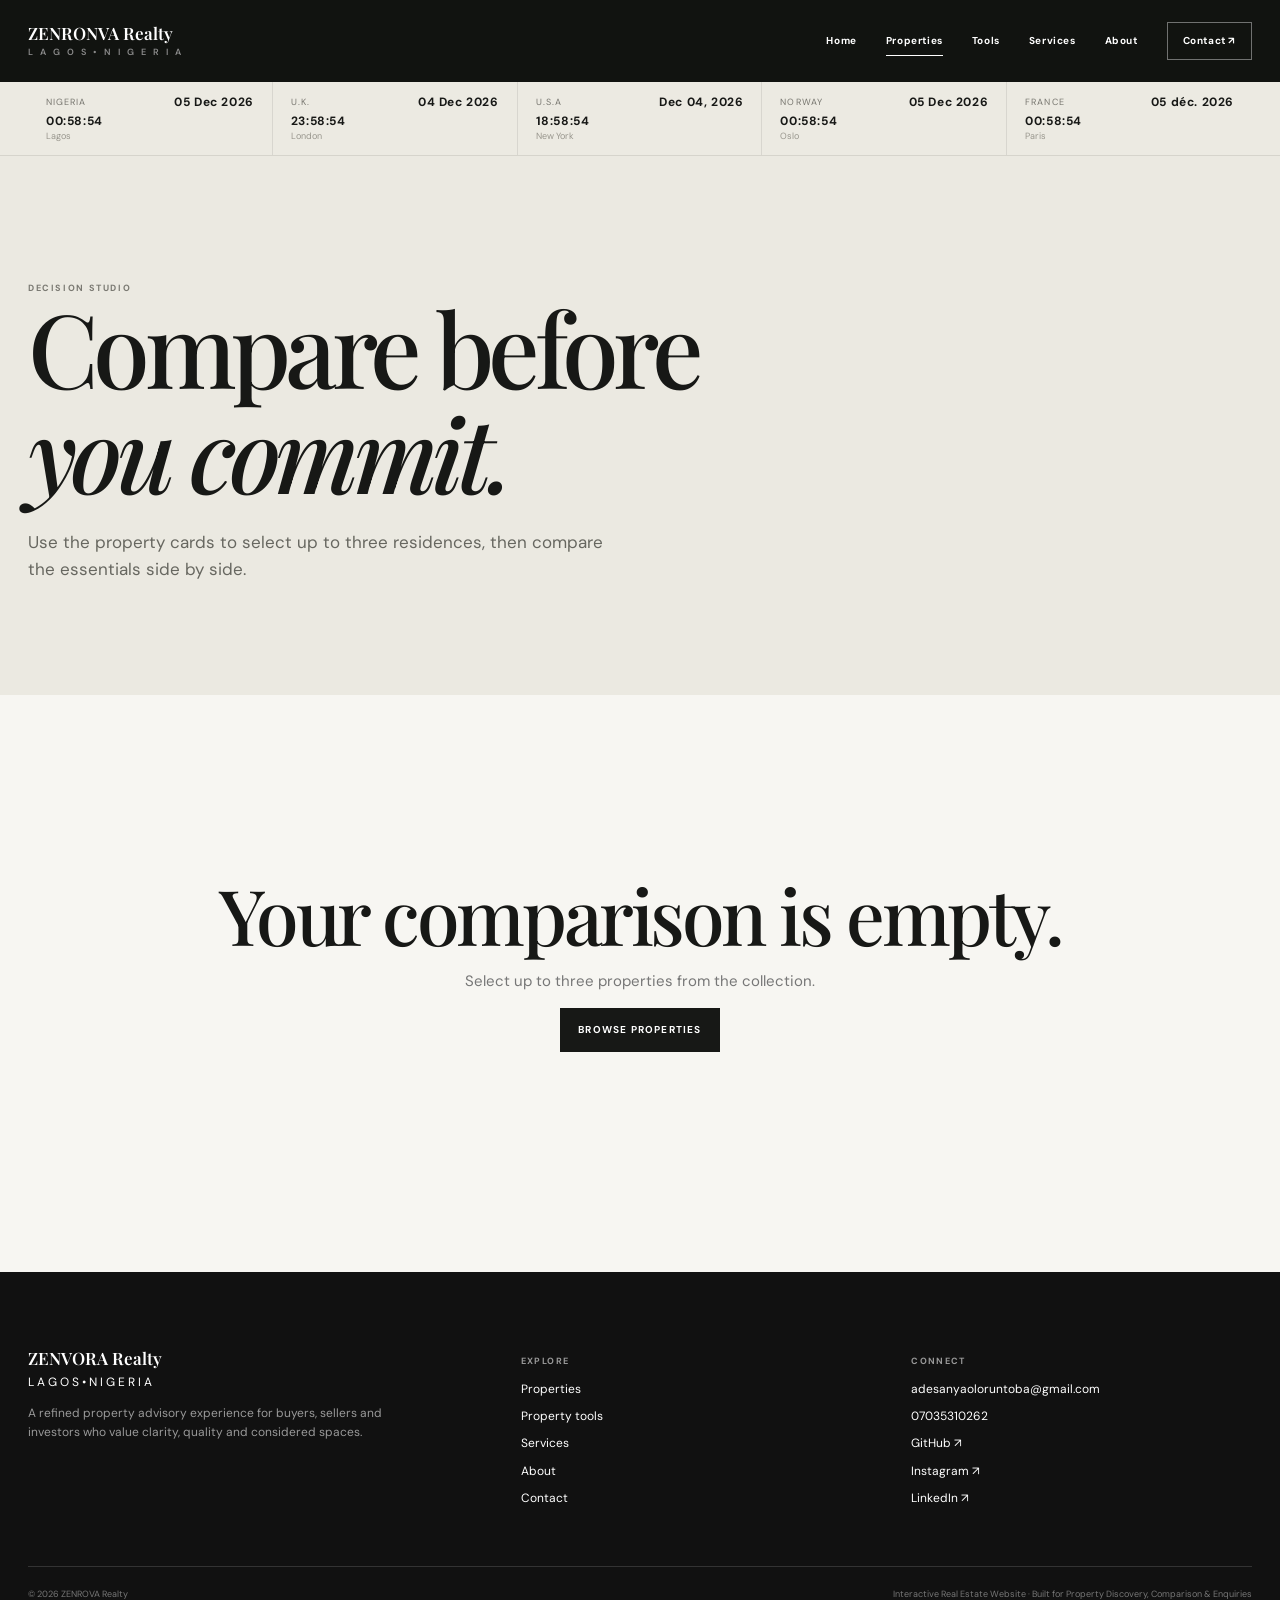
<file: compare.html>
<!doctype html>
<html lang="en">

<head>
    <meta charset="utf-8">
    <meta name="viewport" content="width=device-width,initial-scale=1">
    <meta name="description" content="Compare shortlisted ZENROVA Realty properties.">
    <title>Compare Properties — ZENROVA Realty</title>
    <link rel="stylesheet" href="styles.css">
        <link rel="icon"  href="Assets/d3aab230-2fa8-4fbe-bbcf-b0b6bb29197e.png">
</head>

<body data-page="favourites">
    <div id="site-header"></div>
    <main>
        <section class="page-hero">
            <div class="container"><span class="eyebrow">Decision studio</span>
                <h1>Compare before<br><em>you commit.</em></h1>
                <p>Use the property cards to select up to three residences, then compare the essentials side by side.
                </p>
            </div>
        </section>
        <section class="compare-section container" id="compare-root"></section>
    </main>
    <div id="site-footer"></div>
    <script src="Assets/data.js"></script>
    <script src="app.js"></script>
</body>

</html>
</file>
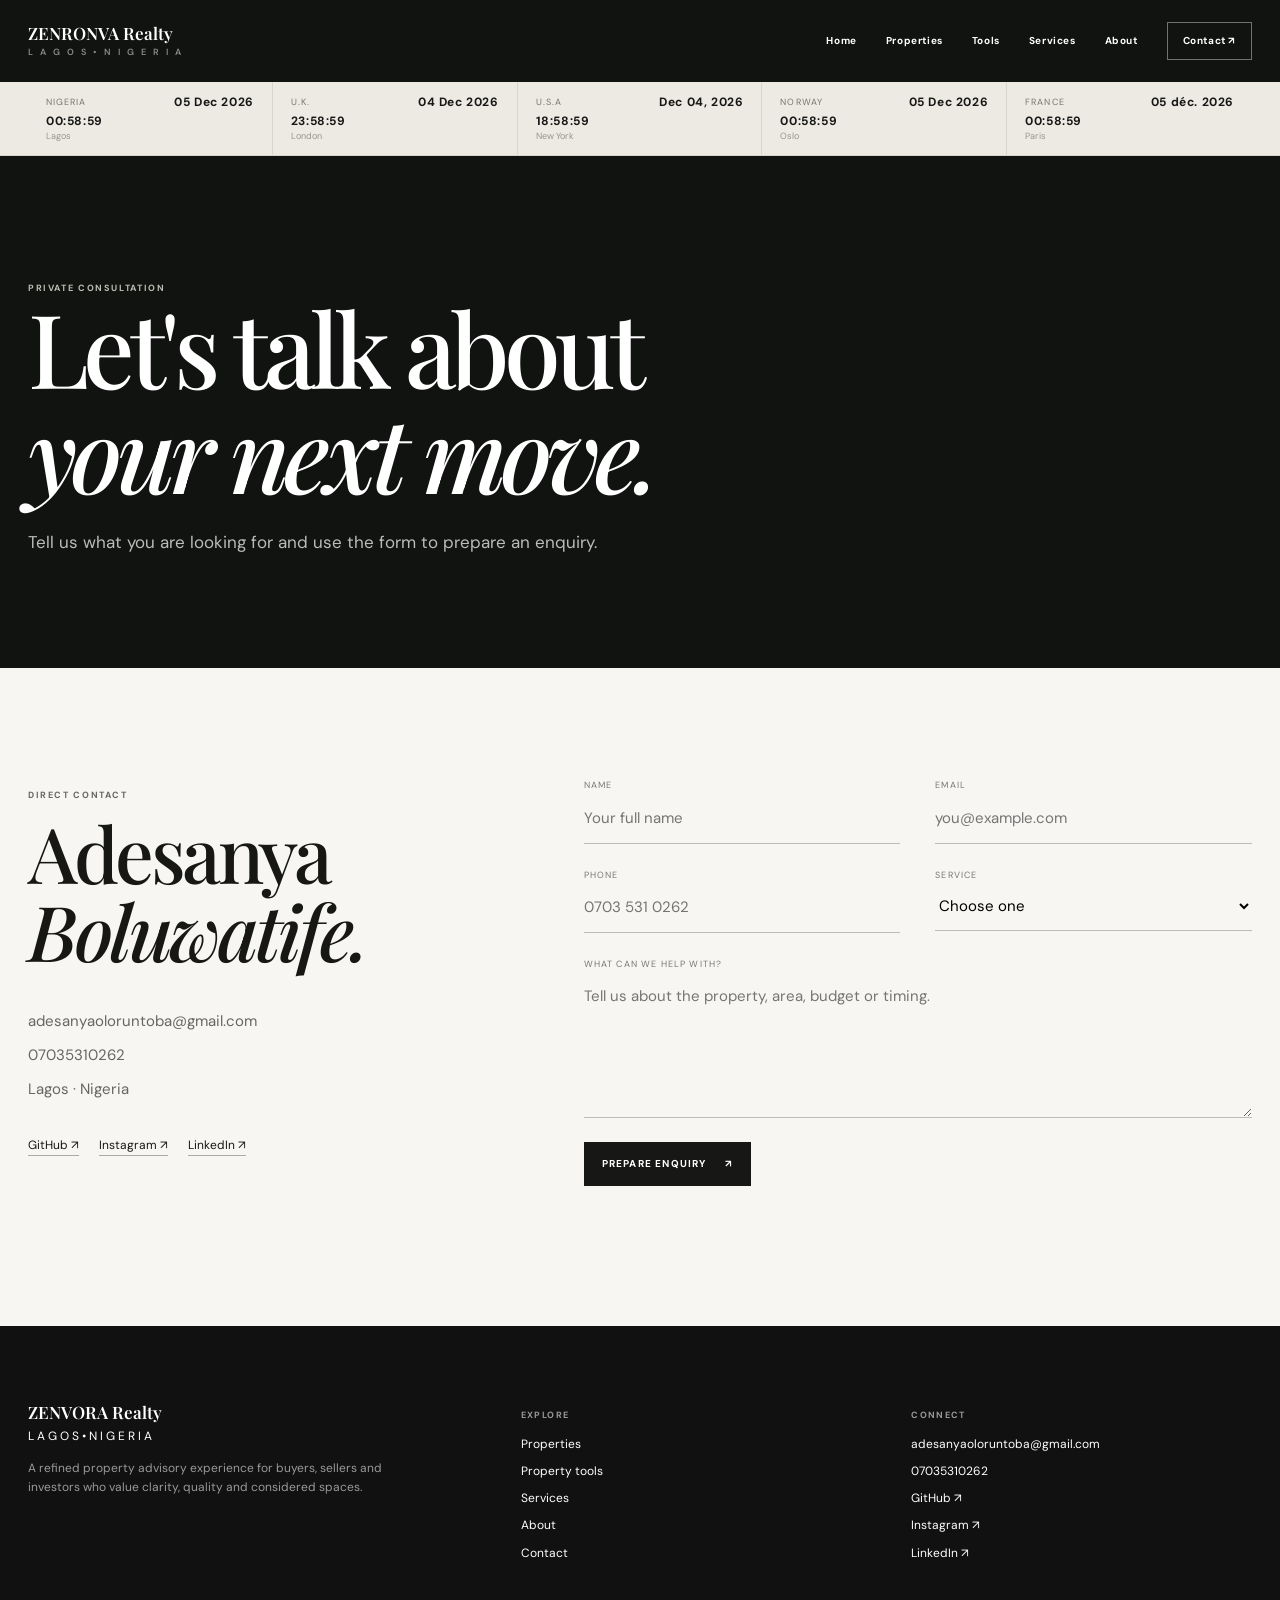
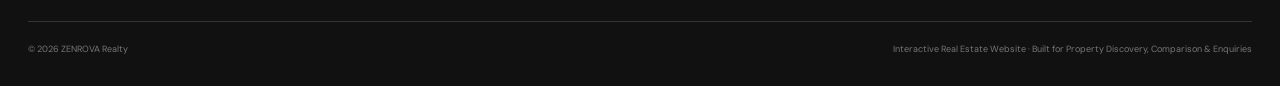
<file: contact.html>
<!doctype html>
<html lang="en">

<head>
    <meta charset="utf-8">
    <meta name="viewport" content="width=device-width,initial-scale=1">
    <meta name="description" content="Contact ZENROVA Realty.">
    <title>Contact — ZENROVA Realty</title>
    <link rel="stylesheet" href="styles.css">
    <link rel="icon" href="Assets/d3aab230-2fa8-4fbe-bbcf-b0b6bb29197e.png">
</head>

<body data-page="contact">
    <div id="site-header"></div>
    <main>
        <section class="page-hero contact-hero">
            <div class="container"><span class="eyebrow light">Private consultation</span>
                <h1>Let's talk about<br><em>your next move.</em></h1>
                <p>Tell us what you are looking for and use the form to prepare an enquiry.</p>
            </div>
        </section>
        <section class="contact-layout container">
            <div class="contact-details"><span class="eyebrow">Direct contact</span>
                <h2>Adesanya<br><em>Boluwatife.</em></h2><a href="mailto:adesanyaoloruntoba@gmail.com" target="_blank"
                    rel="noopener noreferrer">adesanyaoloruntoba@gmail.com</a><a
                    href="tel:07035310262">07035310262</a><span>Lagos · Nigeria</span>
                <div class="socials"><a href="https://github.com/drnm3024-hash" target="_blank"
                        rel="noopener noreferrer">GitHub ↗</a><a
                        href="https://www.instagram.com/adesanyaboluwatifeayodele?stkn=djZ0c3ZhZnI1aWFo" target="_blank"
                        rel="noopener noreferrer">Instagram ↗</a><a
                        href="https://www.linkedin.com/in/adesanya-boluwatife-6464a2381" target="_blank"
                        rel="noopener noreferrer">LinkedIn ↗</a></div>
            </div>
            <form id="contact-form" class="contact-form">
                <div class="form-row"><label>Name<input required name="name" placeholder="Your full name"
                            autocomplete="name"></label><label>Email<input required type="email" name="email"
                            placeholder="you@example.com" autocomplete="email"></label></div>
                <div class="form-row"><label>Phone<input name="phone" placeholder="0703 531 0262"
                            autocomplete="tel"></label><label>Service<select required id="contact-service"
                            name="service">
                            <option value="">Choose one</option>
                            <option>Acquisition advisory</option>
                            <option>Property marketing</option>
                            <option>Investment guidance</option>
                            <option>Private viewings</option>
                        </select></label></div><label>What can we help with?<textarea required name="message" rows="5"
                        placeholder="Tell us about the property, area, budget or timing."></textarea></label><button
                    class="btn btn-dark" type="submit">Prepare enquiry <span>↗</span></button>
                <div id="contact-success" class="form-success hidden">Your enquiry has been prepared in this frontend
                    demo. No information has been sent or stored on a server.</div>
            </form>
        </section>
    </main>
    <div id="site-footer"></div>
    <script src="Assets/data.js"></script>
    <script src="app.js"></script>
</body>

</html>
</file>
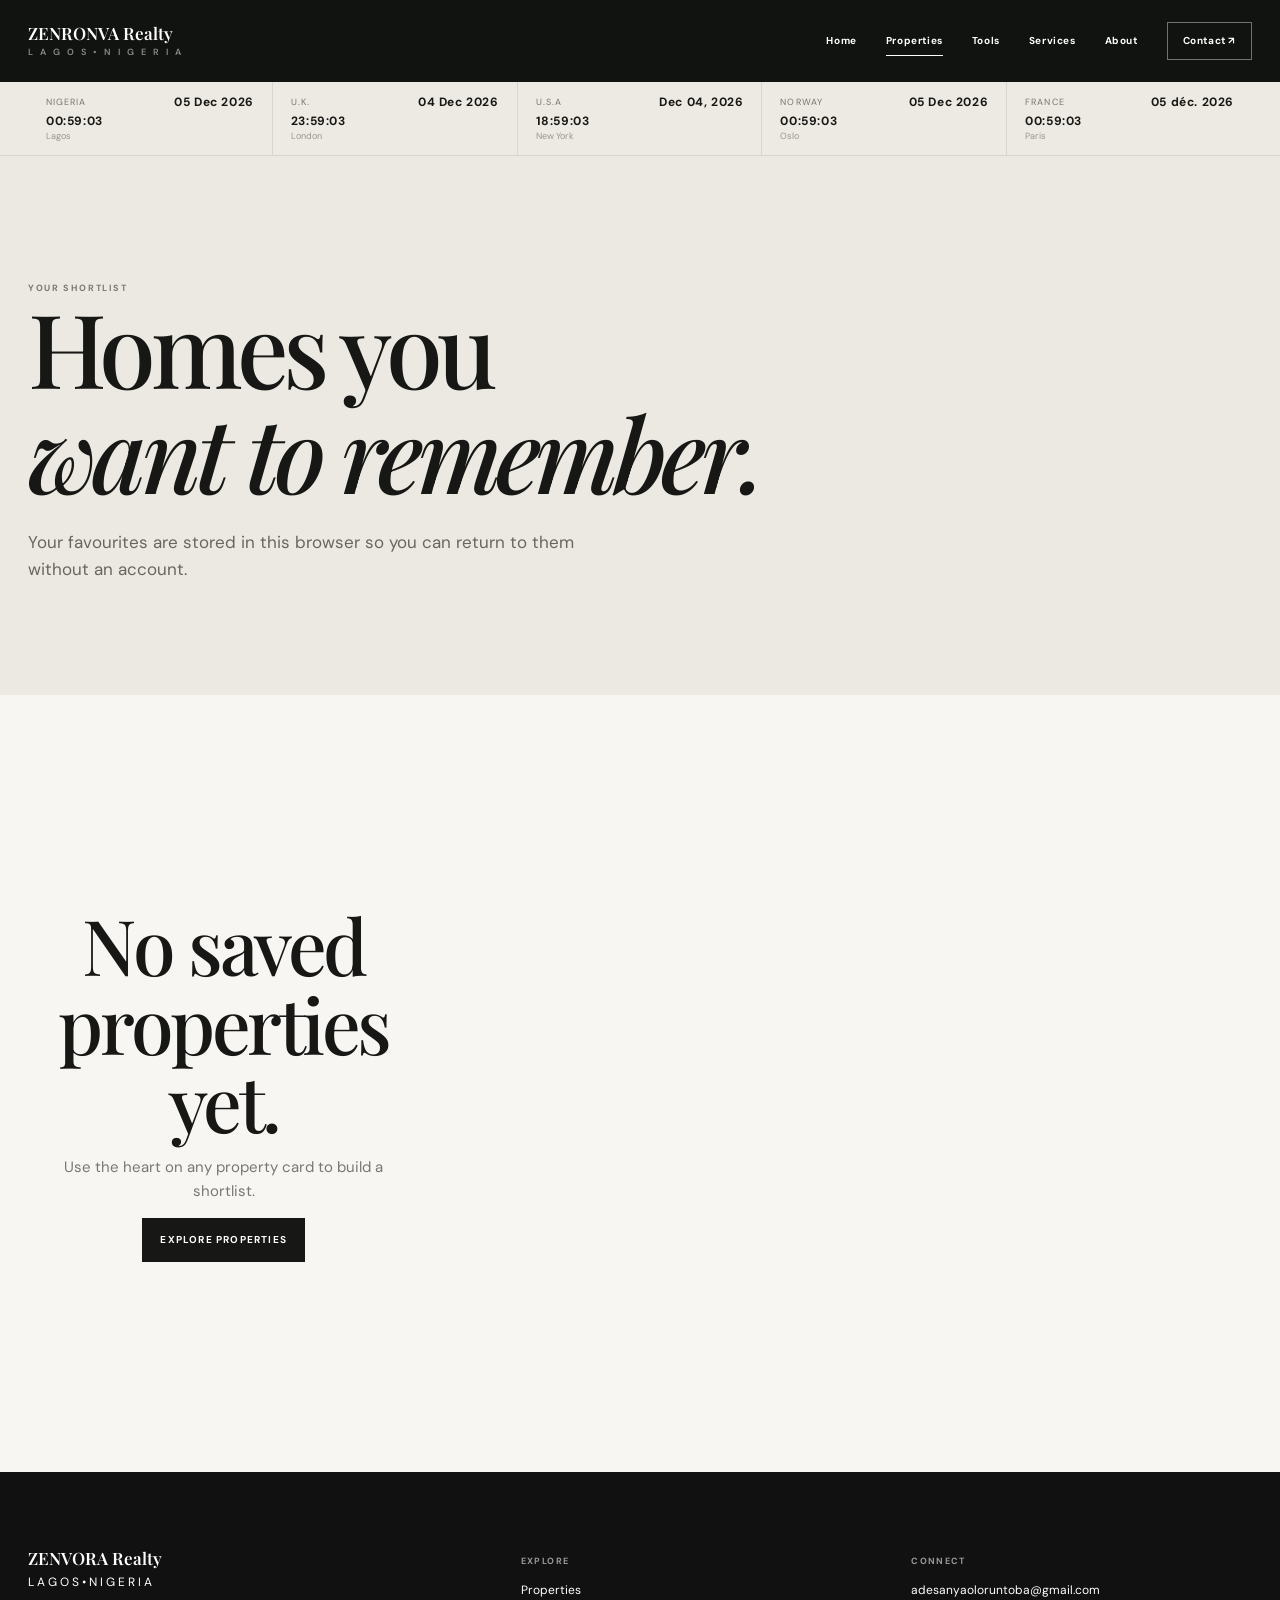
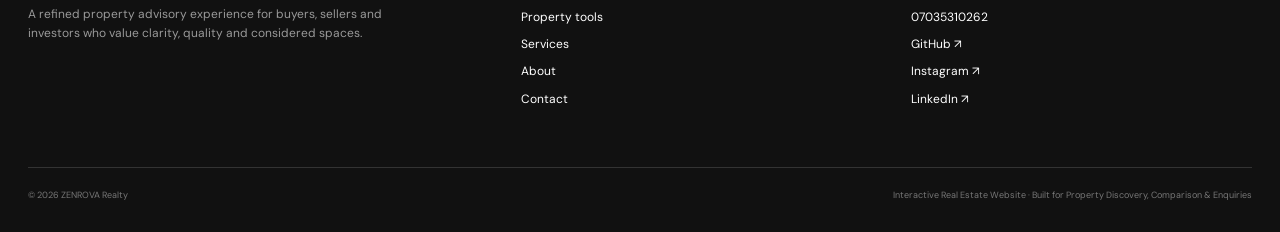
<file: favourites.html>
<!doctype html>
<html lang="en">

<head>
    <meta charset="utf-8">
    <meta name="viewport" content="width=device-width,initial-scale=1">
    <meta name="description" content="Saved property shortlist.">
    <title>Saved Properties — ZENROVA Realty</title>
    <link rel="stylesheet" href="styles.css">
        <link rel="icon"  href="Assets/d3aab230-2fa8-4fbe-bbcf-b0b6bb29197e.png">
</head>

<body data-page="favourites">
    <div id="site-header"></div>
    <main>
        <section class="page-hero">
            <div class="container"><span class="eyebrow">Your shortlist</span>
                <h1>Homes you<br><em>want to remember.</em></h1>
                <p>Your favourites are stored in this browser so you can return to them without an account.</p>
            </div>
        </section>
        <section class="section container">
            <div id="favourites-grid" class="property-grid"></div>
        </section>
    </main>
    <div id="site-footer"></div>
    <script src="Assets/data.js"></script>
    <script src="app.js"></script>
</body>

</html>
</file>
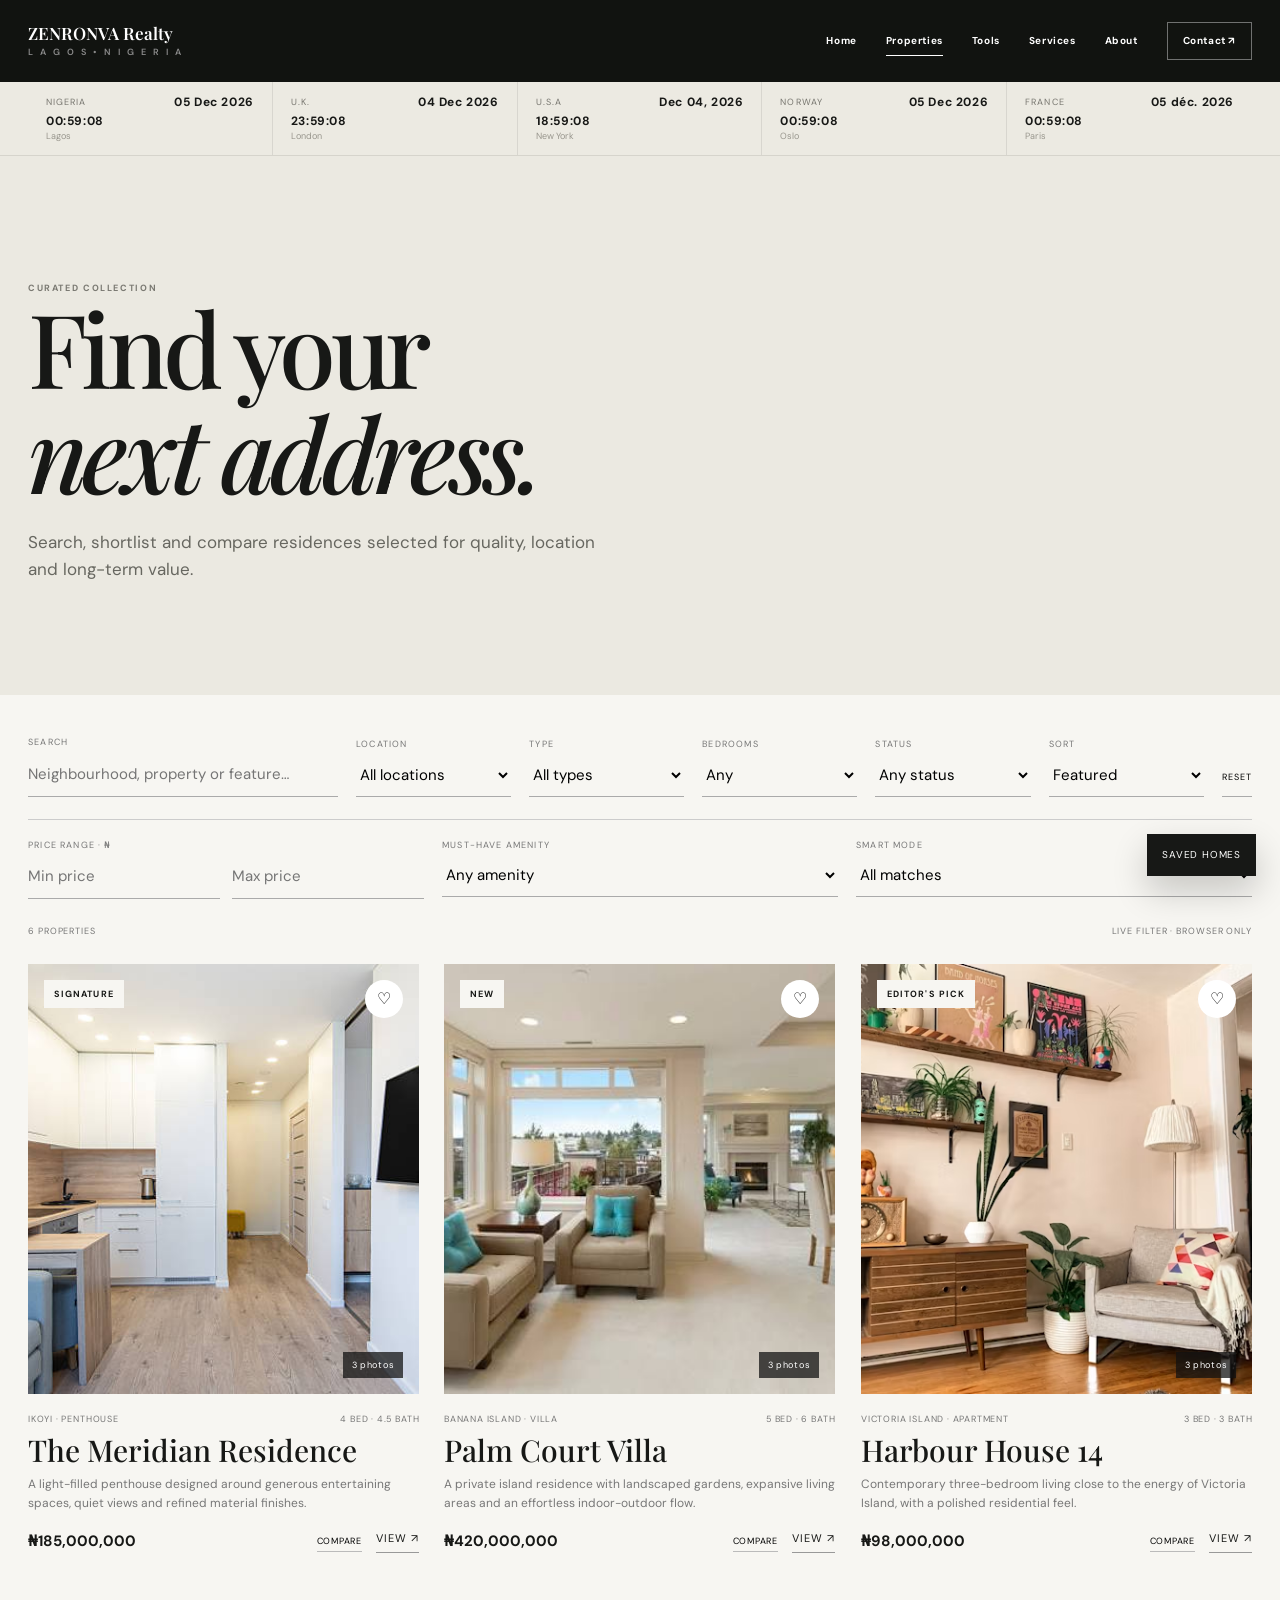
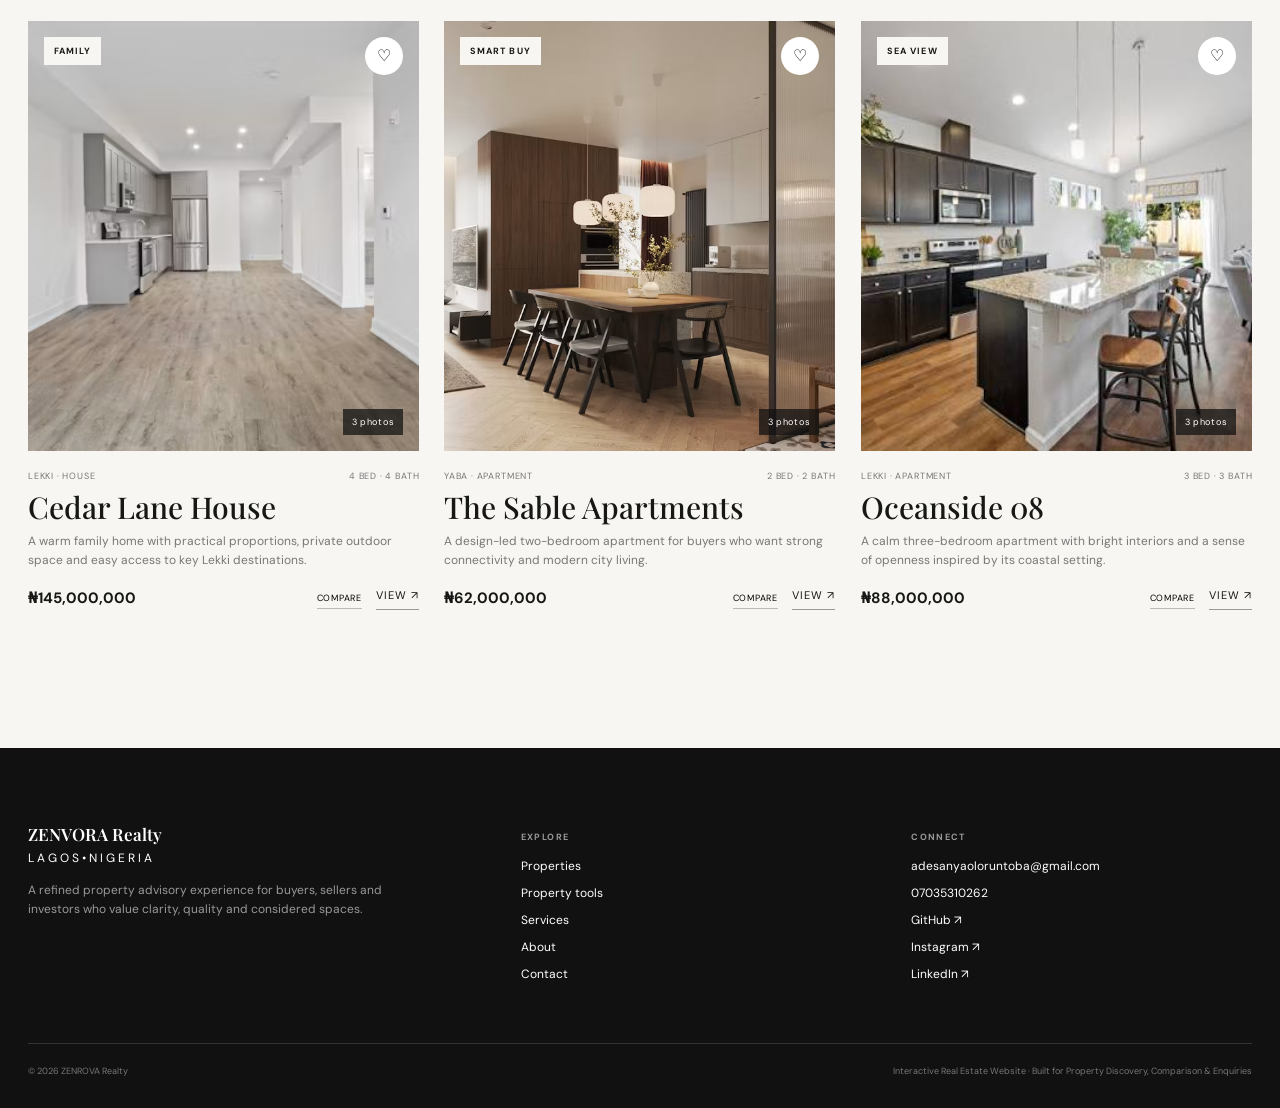
<file: properties.html>
<!doctype html>
<html lang="en">

<head>
    <meta charset="utf-8">
    <meta name="viewport" content="width=device-width,initial-scale=1">
    <meta name="description" content="Browse and compare curated properties from ZENROVA Realty.">
    <title>Properties — ZENROVA Realty</title>
    <link rel="stylesheet" href="styles.css">
        <link rel="icon"  href="Assets/d3aab230-2fa8-4fbe-bbcf-b0b6bb29197e.png">
</head>

<body data-page="properties">
    <div id="site-header"></div>
    <main>
        <section class="page-hero">
            <div class="container"><span class="eyebrow">Curated collection</span>
                <h1>Find your<br><em>next address.</em></h1>
                <p>Search, shortlist and compare residences selected for quality, location and long-term value.</p>
            </div>
        </section>
        <section class="listing-section container">
            <form id="filter-form" class="filters">
                <div class="filter-field search-field"><span>Search</span><input id="q" type="search"
                        placeholder="Neighbourhood, property or feature…"></div>
                <div class="filter-field"><span>Location</span><select id="location">
                        <option value="">All locations</option>
                    </select></div>
                <div class="filter-field"><span>Type</span><select id="type">
                        <option value="">All types</option>
                    </select></div>
                <div class="filter-field"><span>Bedrooms</span><select id="beds">
                        <option value="">Any</option>
                        <option value="2">2+</option>
                        <option value="3">3+</option>
                        <option value="4">4+</option>
                        <option value="5">5+</option>
                    </select></div>
                <div class="filter-field"><span>Status</span><select id="status">
                        <option value="">Any status</option>
                    </select></div>
                <div class="filter-field"><span>Sort</span><select id="sort">
                        <option value="featured">Featured</option>
                        <option value="price-low">Price: low to high</option>
                        <option value="price-high">Price: high to low</option>
                        <option value="newest">Newest</option>
                        <option value="yield">Best yield</option>
                    </select></div><button class="filter-reset" type="reset">Reset</button>
            </form>
            <div class="advanced-filter-row">
                <div class="filter-field"><span>Price range · ₦</span>
                    <div class="range-wrap"><input id="min-price" type="number" min="0" step="5000000"
                            placeholder="Min price"><input id="max-price" type="number" min="0" step="5000000"
                            placeholder="Max price"></div>
                </div>
                <div class="filter-field"><span>Must-have amenity</span><select id="amenity">
                        <option value="">Any amenity</option>
                    </select></div>
                <div class="filter-field"><span>Smart mode</span><select id="match-mode">
                        <option value="all">All matches</option>
                        <option value="value">Income-focused · 6%+ yield</option>
                        <option value="space">Space-focused · 250m²+</option>
                    </select></div>
            </div>
            <div class="listing-meta"><span id="result-count">0 properties</span><span id="live-status">Live filter ·
                    browser only</span></div>
            <div id="property-grid" class="property-grid"></div>
            <div id="empty-state" class="empty-state hidden">
                <h3>No properties match that search.</h3>
                <p>Try widening your filters or explore the full collection.</p><button class="btn btn-dark"
                    id="empty-reset" type="button">Clear filters</button>
            </div>
        </section>
    </main><a class="favourites-link" href="favourites.html">Saved homes <span id="fav-count"
            class="fav-count hidden">0</span></a>
    <div id="site-footer"></div>
    <script src="Assets/data.js"></script>
    <script src="app.js"></script>
</body>

</html>
</file>
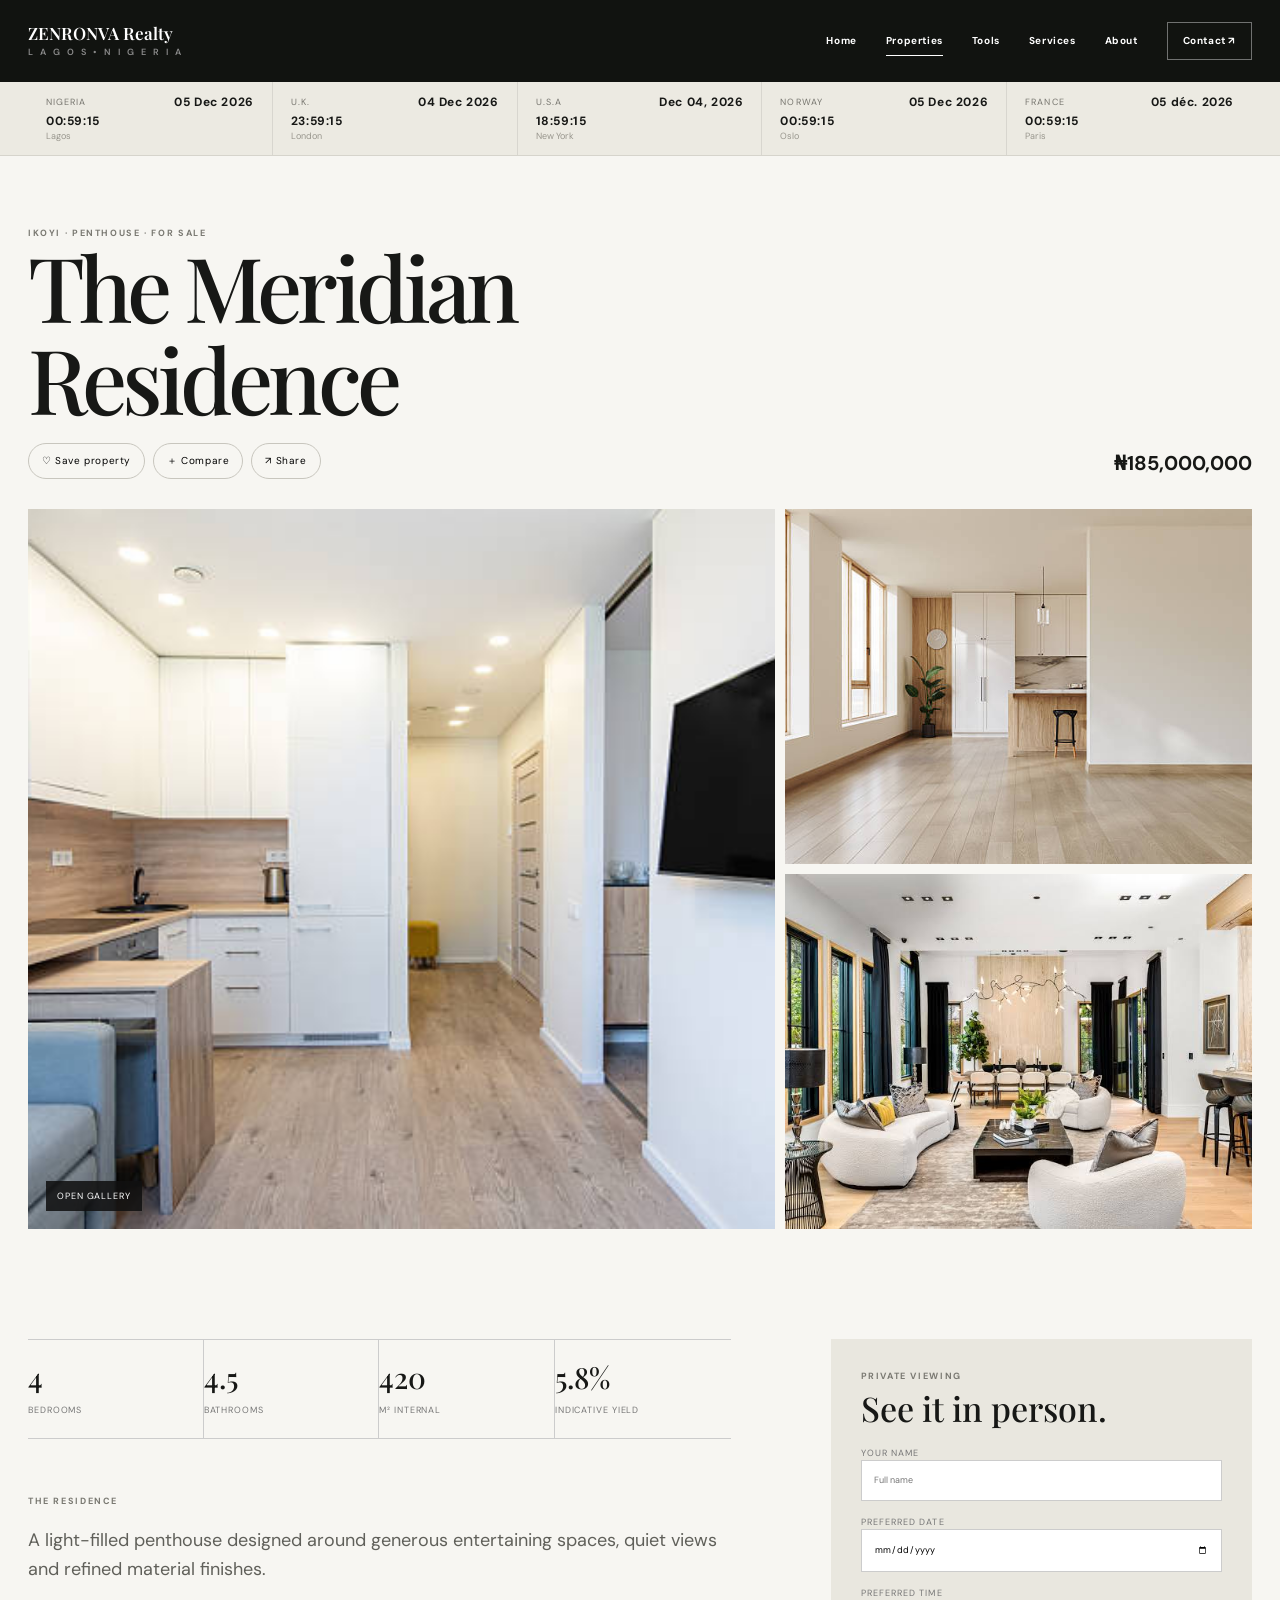
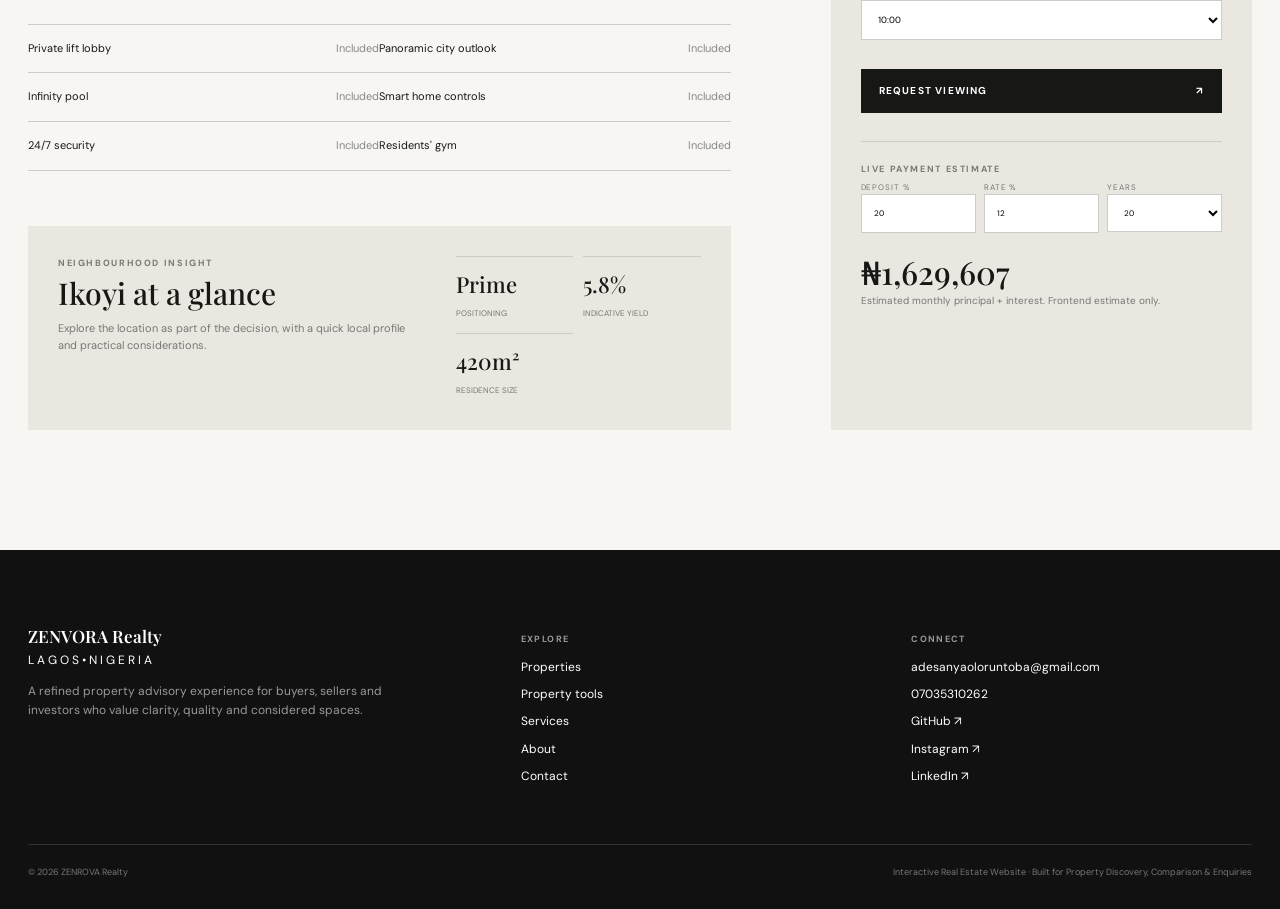
<file: property.html>
<!doctype html>
<html lang="en">

<head>
    <meta charset="utf-8">
    <meta name="viewport" content="width=device-width,initial-scale=1">
    <title>Property — ZENROVA Realty</title>
    <link rel="stylesheet" href="styles.css">
        <link rel="icon"  href="Assets/d3aab230-2fa8-4fbe-bbcf-b0b6bb29197e.png">
</head>

<body data-page="property">
    <div id="site-header"></div>
    <main id="property-detail"></main>
    <div id="site-footer"></div>
</body>
<script src="Assets/data.js"></script>
<script src="app.js"></script>

</html>
</file>
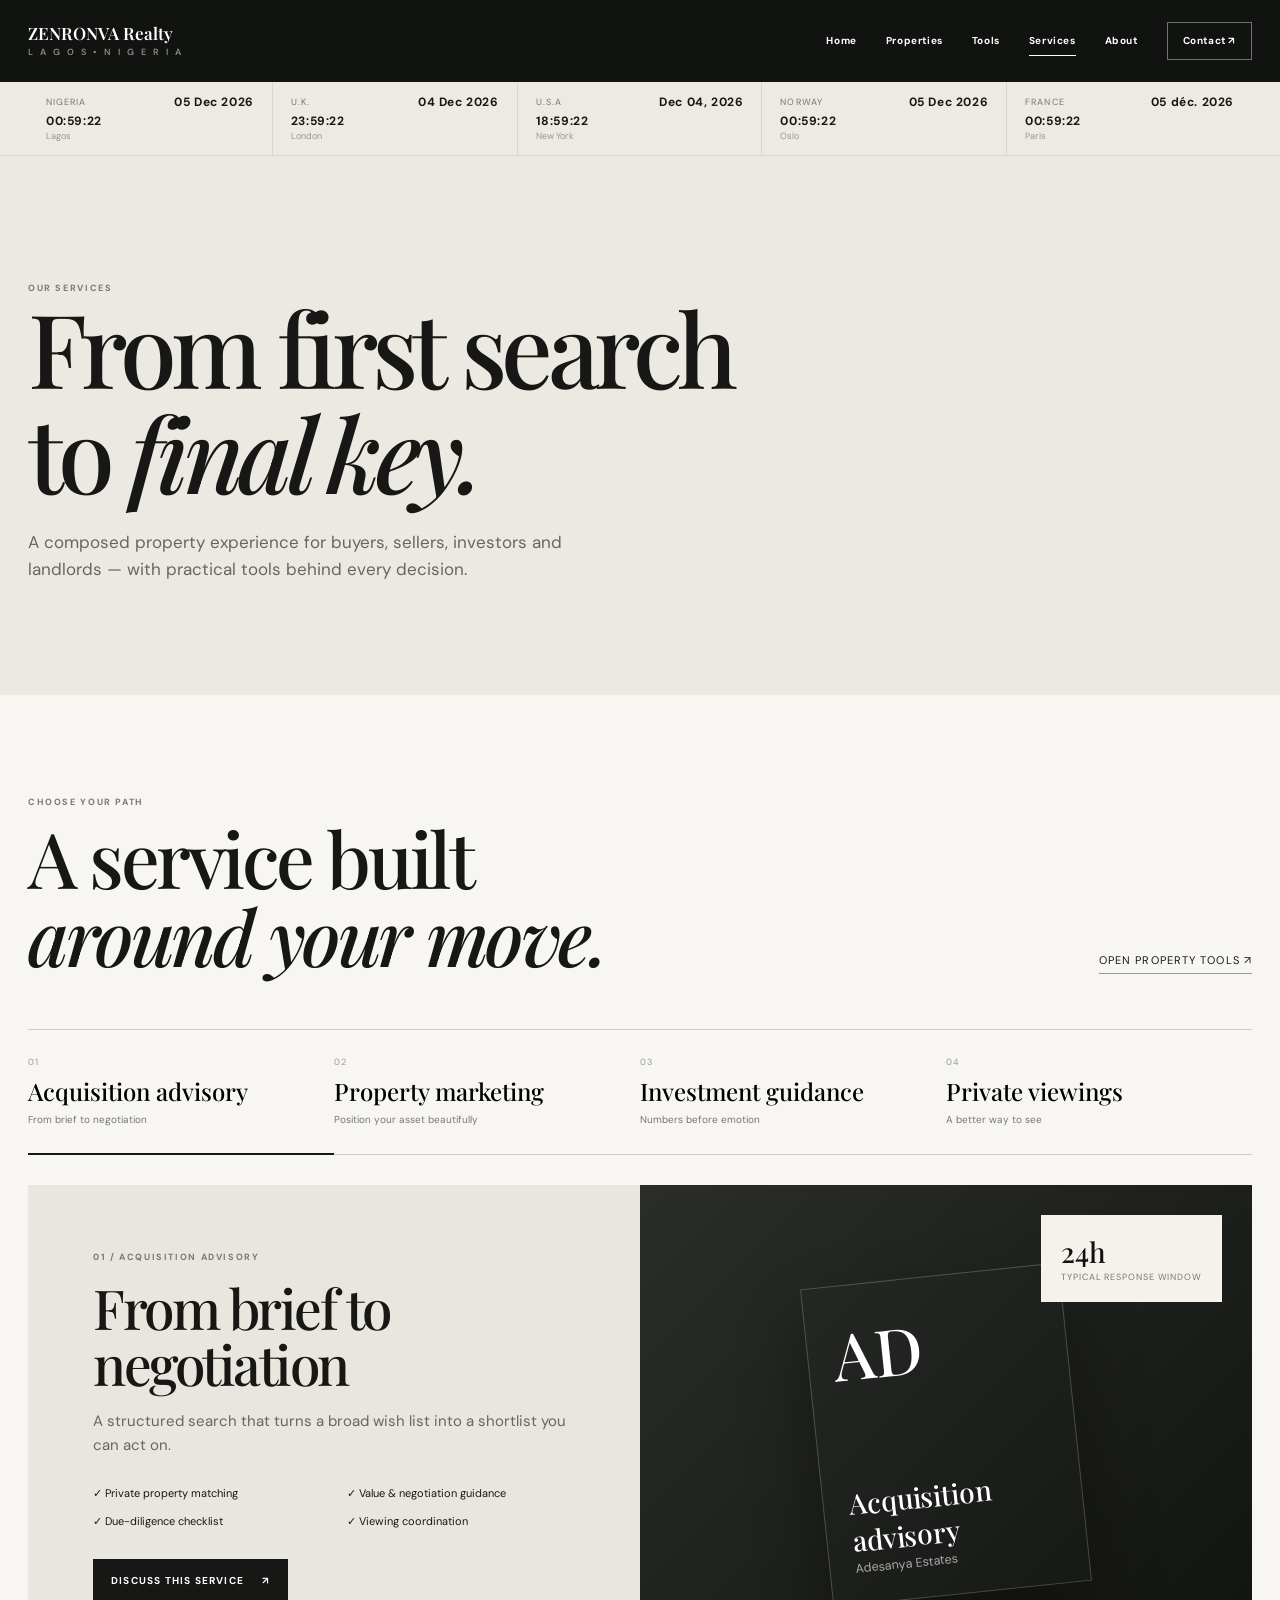
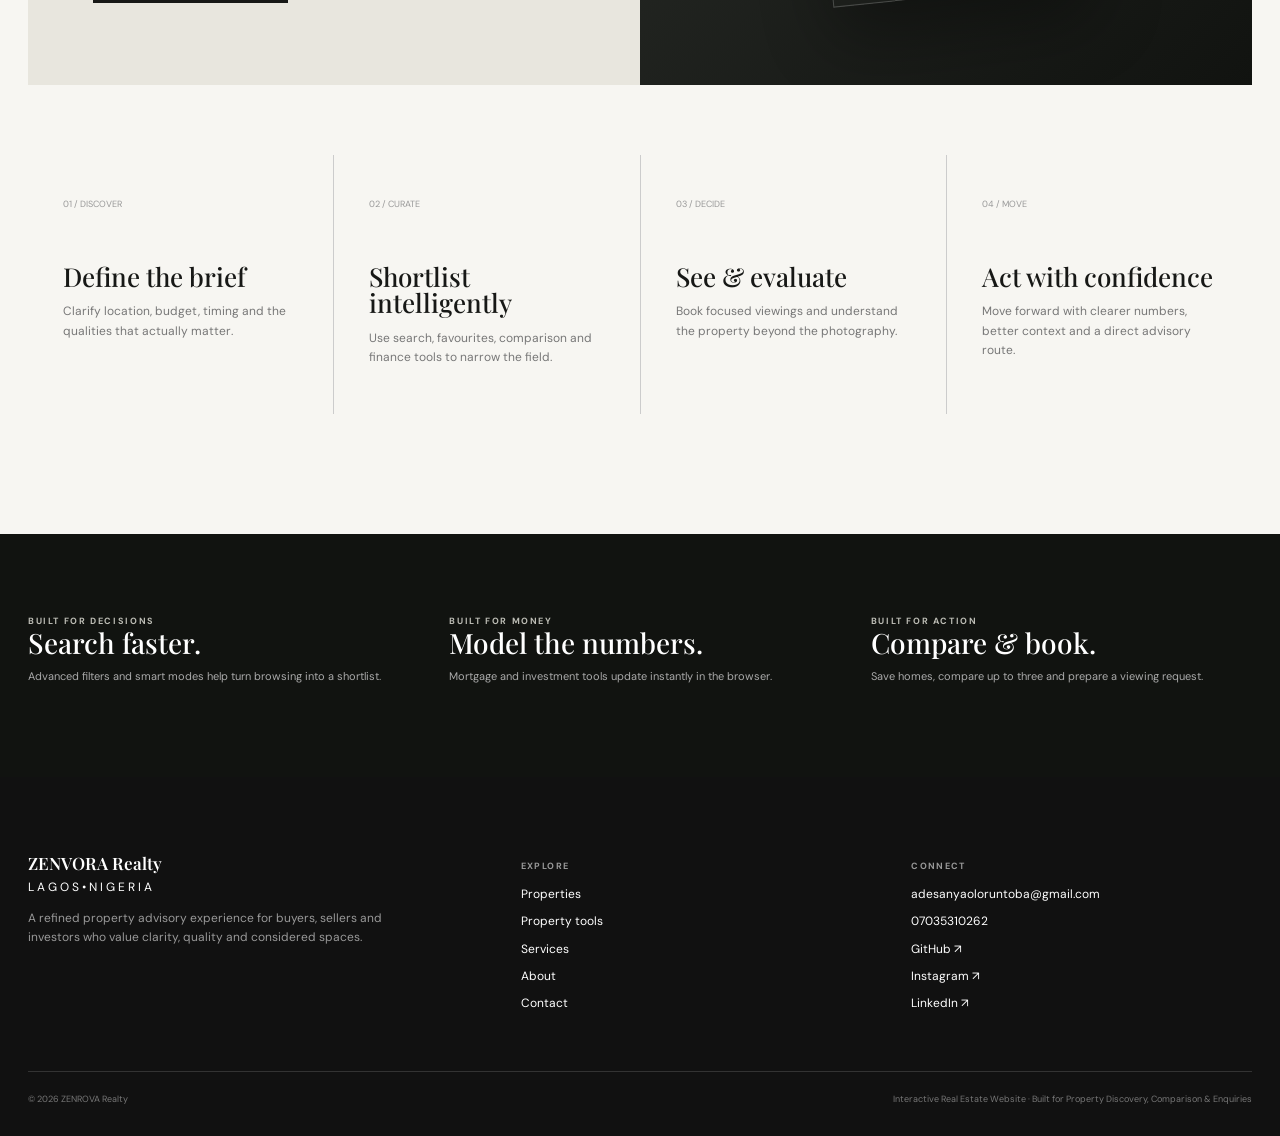
<file: services.html>
<!doctype html>
<html lang="en">

<head>
    <meta charset="utf-8">
    <meta name="viewport" content="width=device-width,initial-scale=1">
    <meta name="description"
        content="Property acquisition, marketing, investment and viewing services from Adesanya Estates.">
    <title>Services — ZENROVA Realty</title>
    <link rel="stylesheet" href="styles.css">
        <link rel="icon"  href="Assets/d3aab230-2fa8-4fbe-bbcf-b0b6bb29197e.png">
</head>

<body data-page="services">
    <div id="site-header"></div>
    <main>
        <section class="page-hero">
            <div class="container"><span class="eyebrow">Our services</span>
                <h1>From first search<br>to <em>final key.</em></h1>
                <p>A composed property experience for buyers, sellers, investors and landlords — with practical tools
                    behind every decision.</p>
            </div>
        </section>
        <section class="service-explorer container" id="service-explorer">
            <div class="section-head">
                <div><span class="eyebrow">Choose your path</span>
                    <h2>A service built<br><em>around your move.</em></h2>
                </div><a class="text-link" href="tools.html">Open property tools ↗</a>
            </div>
            <div id="service-tabs" class="service-tabs"></div>
            <div id="service-panel" class="service-panel"></div>
            <div class="process-grid">
                <article><span>01 / DISCOVER</span>
                    <h3>Define the brief</h3>
                    <p>Clarify location, budget, timing and the qualities that actually matter.</p>
                </article>
                <article><span>02 / CURATE</span>
                    <h3>Shortlist intelligently</h3>
                    <p>Use search, favourites, comparison and finance tools to narrow the field.</p>
                </article>
                <article><span>03 / DECIDE</span>
                    <h3>See & evaluate</h3>
                    <p>Book focused viewings and understand the property beyond the photography.</p>
                </article>
                <article><span>04 / MOVE</span>
                    <h3>Act with confidence</h3>
                    <p>Move forward with clearer numbers, better context and a direct advisory route.</p>
                </article>
            </div>
        </section>
        <section class="utility-strip">
            <div class="container utility-grid">
                <div><span class="eyebrow light">Built for decisions</span>
                    <h3>Search faster.</h3>
                    <p>Advanced filters and smart modes help turn browsing into a shortlist.</p>
                </div>
                <div><span class="eyebrow light">Built for money</span>
                    <h3>Model the numbers.</h3>
                    <p>Mortgage and investment tools update instantly in the browser.</p>
                </div>
                <div><span class="eyebrow light">Built for action</span>
                    <h3>Compare & book.</h3>
                    <p>Save homes, compare up to three and prepare a viewing request.</p>
                </div>
            </div>
        </section>
    </main>
    <div id="site-footer"></div>
    <script src="Assets/data.js"></script>
    <script src="app.js"></script>
</body>

</html>
</file>
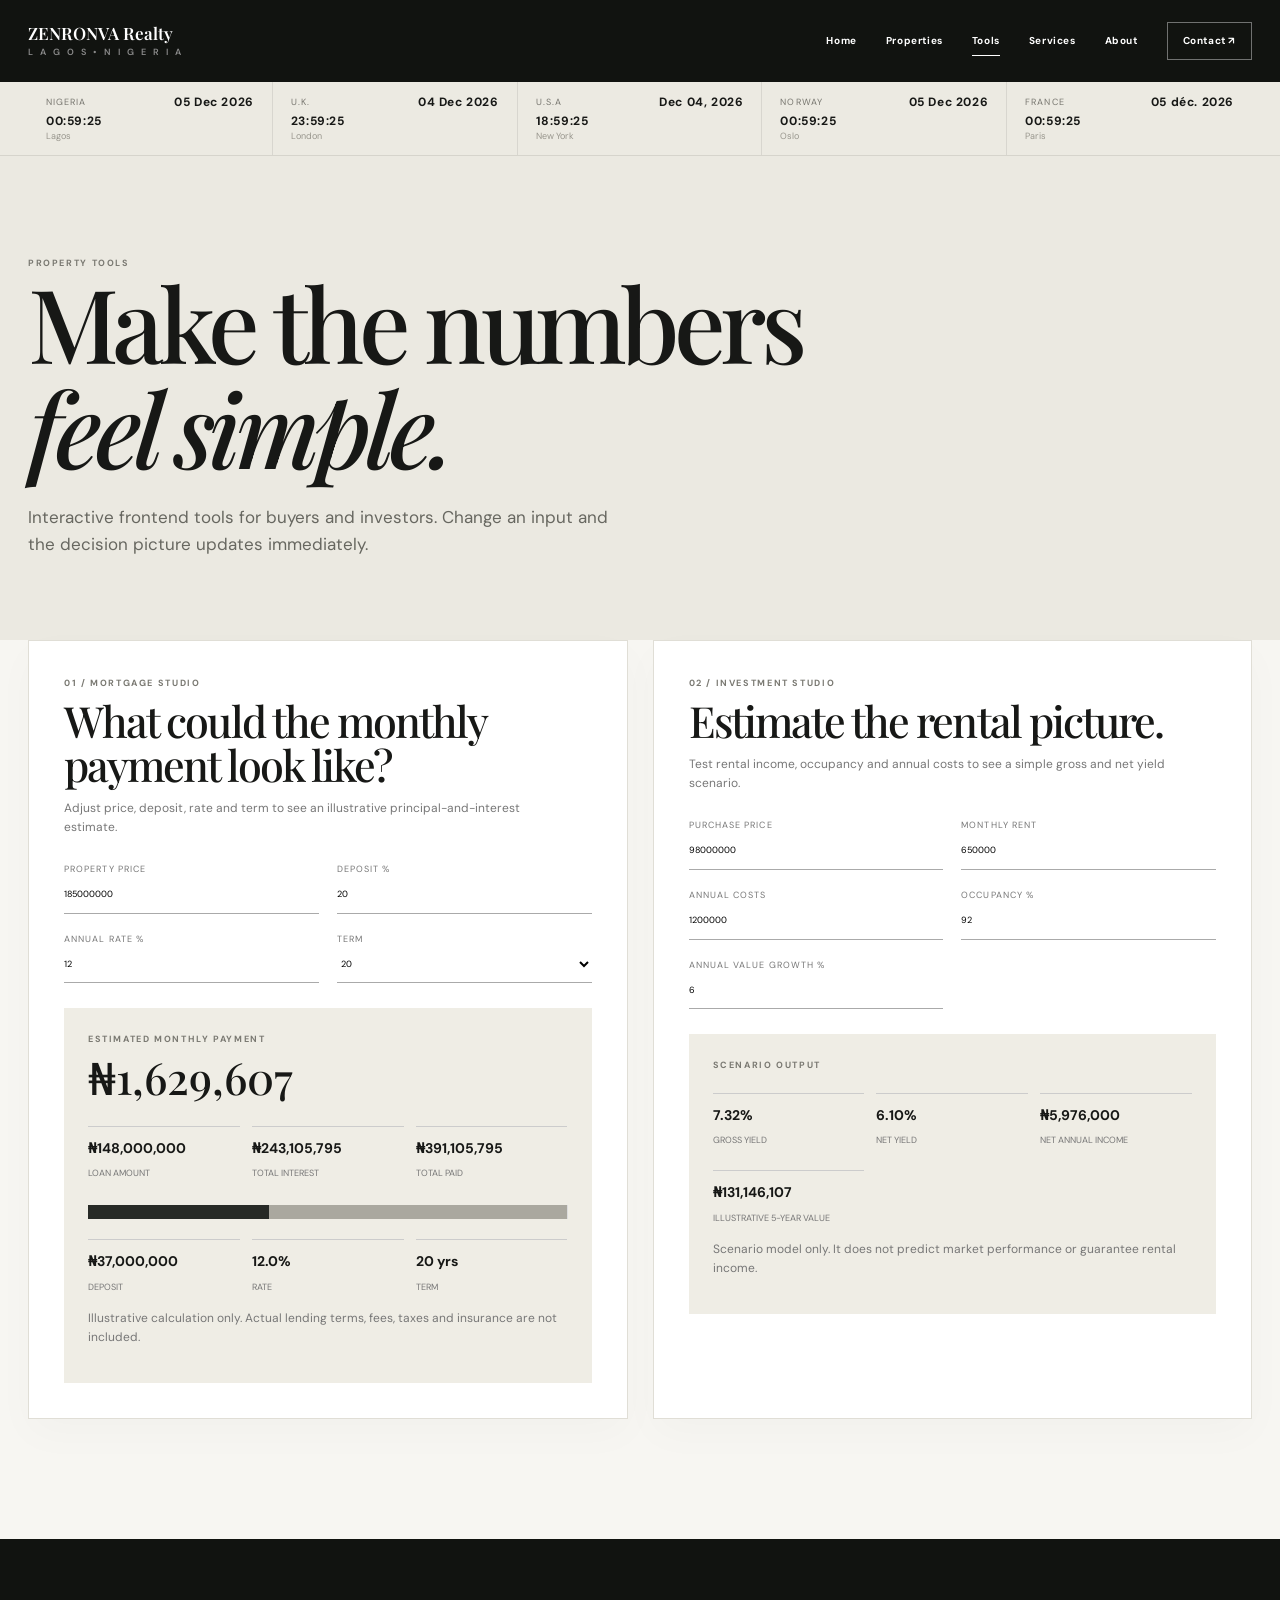
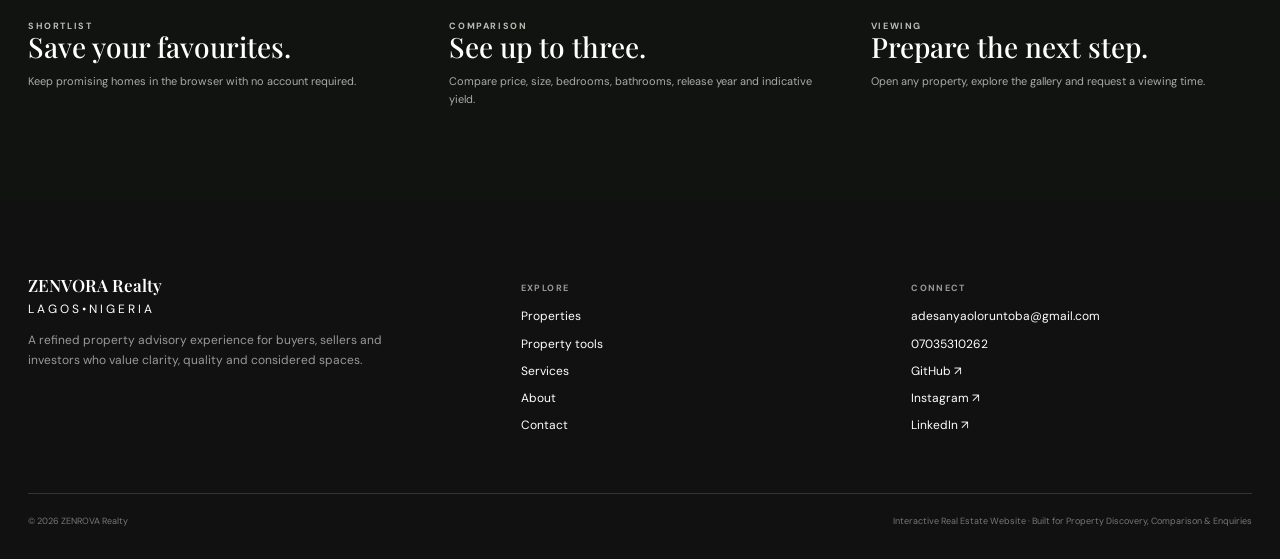
<file: tools.html>
<!doctype html>
<html lang="en">

<head>
    <meta charset="utf-8">
    <meta name="viewport" content="width=device-width,initial-scale=1">
    <meta name="description" content="Interactive mortgage and investment property tools.">
    <title>Property Tools — ZENROVA Realty</title>
    <link rel="stylesheet" href="styles.css">
        <link rel="icon"  href="Assets/d3aab230-2fa8-4fbe-bbcf-b0b6bb29197e.png">
</head>

<body data-page="tools">
    <div id="site-header"></div>
    <main>
        <section class="page-hero tools-intro">
            <div class="container"><span class="eyebrow">Property tools</span>
                <h1>Make the numbers<br><em>feel simple.</em></h1>
                <p>Interactive frontend tools for buyers and investors. Change an input and the decision picture updates
                    immediately.</p>
            </div>
        </section>
        <section class="container tools-grid" id="mortgage-tool">
            <article class="tool-card"><span class="eyebrow">01 / Mortgage studio</span>
                <h2>What could the monthly payment look like?</h2>
                <p>Adjust price, deposit, rate and term to see an illustrative principal-and-interest estimate.</p>
                <div class="tool-fields"><label>Property price<input id="m-price" type="number" value="185000000"
                            min="0" step="1000000"></label><label>Deposit %<input id="m-deposit" type="number"
                            value="20" min="0" max="90" step="1"></label><label>Annual rate %<input id="m-rate"
                            type="number" value="12" min="0" max="40" step="0.1"></label><label>Term<select
                            id="m-years">
                            <option>15</option>
                            <option selected>20</option>
                            <option>25</option>
                            <option>30</option>
                        </select></label></div>
                <div class="tool-result"><span class="eyebrow">Estimated monthly payment</span><strong
                        id="m-payment">₦0</strong>
                    <div class="result-grid">
                        <div><b id="m-loan">₦0</b><small>Loan amount</small></div>
                        <div><b id="m-interest">₦0</b><small>Total interest</small></div>
                        <div><b id="m-total">₦0</b><small>Total paid</small></div>
                    </div>
                    <div id="mortgage-bars" class="bar-chart"></div>
                    <div class="result-grid">
                        <div><b id="m-deposit-output">₦0</b><small>Deposit</small></div>
                        <div><b id="m-rate-output">0%</b><small>Rate</small></div>
                        <div><b id="m-years-output">0 yrs</b><small>Term</small></div>
                    </div>
                    <p class="tool-note">Illustrative calculation only. Actual lending terms, fees, taxes and insurance
                        are not included.</p>
                </div>
            </article>
            <article class="tool-card"><span class="eyebrow">02 / Investment studio</span>
                <h2>Estimate the rental picture.</h2>
                <p>Test rental income, occupancy and annual costs to see a simple gross and net yield scenario.</p>
                <div class="tool-fields"><label>Purchase price<input id="roi-price" type="number" value="98000000"
                            min="0" step="1000000"></label><label>Monthly rent<input id="roi-rent" type="number"
                            value="650000" min="0" step="10000"></label><label>Annual costs<input id="roi-costs"
                            type="number" value="1200000" min="0" step="10000"></label><label>Occupancy %<input
                            id="roi-occupancy" type="number" value="92" min="0" max="100" step="1"></label><label>Annual
                        value growth %<input id="roi-growth" type="number" value="6" min="0" max="30"
                            step="0.1"></label></div>
                <div class="tool-result"><span class="eyebrow">Scenario output</span>
                    <div class="result-grid">
                        <div><b id="roi-gross">0%</b><small>Gross yield</small></div>
                        <div><b id="roi-net">0%</b><small>Net yield</small></div>
                        <div><b id="roi-income">₦0</b><small>Net annual income</small></div>
                    </div>
                    <div class="result-grid">
                        <div><b id="roi-value">₦0</b><small>Illustrative 5-year value</small></div>
                    </div>
                    <p class="tool-note">Scenario model only. It does not predict market performance or guarantee rental
                        income.</p>
                </div>
            </article>
        </section>
        <section class="utility-strip">
            <div class="container utility-grid">
                <div><span class="eyebrow light">Shortlist</span>
                    <h3>Save your favourites.</h3>
                    <p>Keep promising homes in the browser with no account required.</p>
                </div>
                <div><span class="eyebrow light">Comparison</span>
                    <h3>See up to three.</h3>
                    <p>Compare price, size, bedrooms, bathrooms, release year and indicative yield.</p>
                </div>
                <div><span class="eyebrow light">Viewing</span>
                    <h3>Prepare the next step.</h3>
                    <p>Open any property, explore the gallery and request a viewing time.</p>
                </div>
            </div>
        </section>
    </main>
    <div id="site-footer"></div>
    <script src="Assets/data.js"></script>
    <script src="app.js"></script>
</body>

</html>
</file>
<file: styles.css>
@import url('https://fonts.googleapis.com/css2?family=DM+Sans:wght@400;500;600;700&family=Playfair+Display:ital,wght@0,500;0,600;1,500;1,600&display=swap');

:root {
    --ink: #171816;
    --muted: #686861;
    --paper: #f7f6f2;
    --soft: #ebe9e1;
    --line: #d7d5ce;
    --dark: #111310;
    --accent: #b7a98c;
    --scroll-progress: 0%;
    --ease: cubic-bezier(.2, .75, .2, 1)
}

* {
    box-sizing: border-box
}

html {
    scroll-behavior: smooth
}

body {
    margin: 0;
    background: var(--paper);
    color: var(--ink);
    font-family: "DM Sans", Arial, sans-serif;
    font-size: 15px;
    line-height: 1.6
}

body:before {
    content: "";
    position: fixed;
    z-index: 9999;
    top: 0;
    left: 0;
    height: 2px;
    width: var(--scroll-progress);
    background: var(--ink);
    transition: width .1s linear
}

body.page-leaving {
    opacity: .92
}

a {
    color: inherit;
    text-decoration: none
}

button,
input,
select,
textarea {
    font: inherit
}

button {
    cursor: pointer;
    border: 0
}

img {
    display: block;
    width: 100%;
    object-fit: cover
}

.container {
    width: min(100% - 56px, 1240px);
    margin: auto
}

.section {
    padding: 120px 0
}

.eyebrow {
    display: block;
    font-size: 9px;
    letter-spacing: .18em;
    text-transform: uppercase;
    font-weight: 700;
    color: #7a7972
}

.eyebrow.light {
    color: #bdbdb5
}

h1,
h2,
h3 {
    font-family: "Playfair Display", Georgia, serif;
    font-weight: 500;
    line-height: 1.02;
    margin: 0
}

h1 {
    font-size: clamp(58px, 8vw, 118px);
    letter-spacing: -.055em
}

h2 {
    font-size: clamp(46px, 6vw, 82px);
    letter-spacing: -.045em
}

h3 {
    font-size: 32px
}

em {
    font-style: italic
}

.text-link {
    font-size: 11px;
    text-transform: uppercase;
    letter-spacing: .1em;
    border-bottom: 1px solid #999;
    padding-bottom: 4px
}

.text-link.light {
    color: #fff;
    border-color: #aaa
}

.btn {
    display: inline-flex;
    align-items: center;
    justify-content: center;
    gap: 18px;
    padding: 14px 18px;
    font-size: 10px;
    letter-spacing: .12em;
    text-transform: uppercase;
    font-weight: 700;
    transition: transform .25s var(--ease), background .25s, color .25s
}

.btn:hover {
    transform: translateY(-2px)
}

.btn-dark {
    background: var(--ink);
    color: #fff
}

.btn-light {
    background: #fff;
    color: var(--ink)
}

.btn-outline {
    border: 1px solid #999
}

.btn.small {
    padding: 10px 13px
}

.outline-pill {
    background: transparent;
    border: 1px solid #c8c6be;
    border-radius: 999px;
    padding: 9px 13px;
    font-size: 10px;
    letter-spacing: .06em
}

.hidden {
    display: none !important
}

/* Header + world clocks */
.site-header{
    position:fixed;
    top:0;
    left:0;
    width:100%;
    z-index:80;
    color:#fff;
    background:#111310;
    transition:background .35s,backdrop-filter .35s
}

.site-header.scrolled {
    background: #f7f6f2eF;
    color: var(--ink);
    backdrop-filter: blur(18px);
    box-shadow: 0 1px 0 #0000000a
}

.nav {
    height: 82px;
    display: flex;
    align-items: center;
    justify-content: space-between
}

.brand {
    display: inline-flex;
    flex-direction: column;
    align-items: flex-start;
    gap: 6px;
    text-decoration: none;
    color: inherit;
}

.brand strong {
    font-family: "Playfair Display", serif;
    font-size: 17px;
    font-weight: 600;
    line-height: 1;
}

.brand small {
    font-family: "DM Sans", sans-serif;
    font-size: 9px;
    font-weight: 600;
    letter-spacing: 0.28em;
    line-height: 1;
    color: #8a8a8a;
}

.nav-links {
    display: flex;
    align-items: center;
    gap: 29px
}

.nav-links a {
    font-size: 10px;
    font-weight: 700;
    letter-spacing: .06em;
    position: relative
}

.nav-links a:not(.nav-cta):after {
    content: "";
    position: absolute;
    left: 0;
    right: 100%;
    bottom: -7px;
    height: 1px;
    background: currentColor;
    transition: right .3s
}

.nav-links a:hover:after,
.nav-links a.active:after {
    right: 0
}

.nav-cta {
    border: 1px solid #ffffff66;
    padding: 10px 15px
}

.scrolled .nav-cta {
    border-color: #aaa
}

.menu-btn {
    display: none;
    background: transparent;
    color: inherit;
    font-size: 22px
}

.world-clock-strip {
    position: relative;
    margin-top: 82px;
    background: #eceae2;
    border-bottom: 1px solid #d6d4cc;
    z-index: 40
}

.clock-row {
    display: grid;
    grid-template-columns: repeat(5, 1fr)
}

.clock-item {
    padding: 11px 18px;
    border-right: 1px solid #d8d6cf;
    display: grid;
    grid-template-columns: auto 1fr;
    column-gap: 10px;
    align-items: center
}

.clock-item:last-child {
    border: 0
}

.clock-item span {
    font-size: 9px;
    text-transform: uppercase;
    letter-spacing: .12em;
    color: #77766f
}

.clock-item strong {
    font-size: 12px;
    letter-spacing: .05em;
    text-align: right
}

.clock-item small {
    grid-column: 1/-1;
    color: #98968d;
    font-size: 9px;
    margin-top: -2px
}

/* Home */
.hero {
    min-height: 820px;
    position: relative;
    color: #fff;
    display: flex;
    align-items: flex-end;
    overflow: hidden
}

.hero-media {
    position: absolute;
    inset: 0
}

.hero-media img {
    height: 100%;
    transform: scale(1.04);
    animation: heroIn 1.4s var(--ease) both
}

.hero-shade {
    position: absolute;
    inset: 0;
    background: linear-gradient(180deg, #0005 0%, #0001 40%, #0009 100%)
}

.hero-content {
    position: relative;
    padding: 120px 0 110px
}

.hero-content h1 {
    max-width: 850px;
    margin: 12px 0 22px
}

.hero-content p {
    max-width: 600px;
    color: #e4e4dd;
    font-size: 18px
}

.hero-actions {
    display: flex;
    align-items: center;
    gap: 25px;
    margin-top: 32px
}

.hero-scroll {
    position: absolute;
    right: 28px;
    bottom: 30px;
    font-size: 9px;
    letter-spacing: .14em;
    writing-mode: vertical-rl
}

.search-panel-wrap {
    margin-top: -1px;
    background: var(--paper);
    position: relative;
    z-index: 5
}

.search-panel {
    display: grid;
    grid-template-columns: 1.6fr 1fr 1fr auto;
    gap: 20px;
    align-items: end;
    padding: 25px;
    background: #fff;
    box-shadow: 0 20px 60px #00000010
}

.search-intro strong {
    display: block;
    font: 500 25px "Playfair Display";
    margin-top: 7px
}

.search-panel label,
.filter-field>span,
.contact-form label {
    display: block;
    font-size: 9px;
    text-transform: uppercase;
    letter-spacing: .13em;
    color: #777
}

.search-panel select,
.filter-field input,
.filter-field select {
    display: block;
    width: 100%;
    border: 0;
    border-bottom: 1px solid #aaa;
    background: transparent;
    padding: 10px 0;
    outline: 0
}

.section-head {
    display: flex;
    justify-content: space-between;
    align-items: end;
    margin-bottom: 55px
}

.section-head h2 {
    margin-top: 8px
}

.property-grid {
    display: grid;
    grid-template-columns: repeat(3, 1fr);
    gap: 50px 25px
}

.property-card {
    min-width: 0;
    position: relative;
    transform: perspective(900px) rotateX(var(--rx, 0)) rotateY(var(--ry, 0));
    transition: transform .45s var(--ease), box-shadow .45s
}

.property-card:hover {
    z-index: 2;
    box-shadow: 0 22px 50px #00000012
}

.property-media-wrap {
    position: relative
}

.property-image {
    height: 430px;
    position: relative;
    overflow: hidden;
    background: #ddd;
    display: block
}

.property-image img {
    height: 100%;
    transition: transform .8s var(--ease), filter .5s
}

.property-card:hover .property-image img {
    transform: scale(1.05)
}

.property-badge {
    position: absolute;
    top: 16px;
    left: 16px;
    background: #f7f6f2;
    padding: 7px 10px;
    font-size: 9px;
    font-weight: 700;
    letter-spacing: .12em;
    text-transform: uppercase
}

.image-count {
    position: absolute;
    right: 16px;
    bottom: 16px;
    background: #111b;
    color: #fff;
    padding: 6px 9px;
    font-size: 9px;
    letter-spacing: .08em
}

.heart {
    position: absolute;
    right: 16px;
    top: 16px;
    width: 38px;
    height: 38px;
    border-radius: 50%;
    background: #fff;
    display: grid;
    place-items: center;
    font-size: 16px;
    z-index: 2;
    transition: transform .25s, background .25s, color .25s
}

.heart:hover {
    transform: scale(1.08)
}

.heart.saved {
    background: var(--ink);
    color: #fff
}

.property-info {
    padding: 18px 0
}

.property-meta {
    display: flex;
    justify-content: space-between;
    gap: 15px;
    color: #777;
    font-size: 9px;
    text-transform: uppercase;
    letter-spacing: .09em
}

.property-info h3 {
    font-size: 30px;
    margin: 9px 0
}

.card-desc {
    font-size: 12px;
    color: #777;
    max-width: 480px;
    margin: 0 0 16px
}

.property-bottom {
    display: flex;
    justify-content: space-between;
    align-items: center;
    gap: 15px
}

.price {
    font-size: 15px;
    font-weight: 700
}

.card-actions {
    display: flex;
    align-items: center;
    gap: 14px
}

.compare-btn {
    background: transparent;
    border-bottom: 1px solid #bbb;
    padding: 3px 0;
    font-size: 9px;
    text-transform: uppercase;
    letter-spacing: .08em
}

.compare-btn.selected {
    font-weight: 700;
    border-color: var(--ink)
}

.editorial-band {
    background: var(--soft);
    padding: 120px 0
}

.editorial-grid {
    display: grid;
    grid-template-columns: 1.05fr .95fr;
    gap: 110px;
    align-items: center
}

.editorial-image {
    height: 680px;
    overflow: hidden
}

.editorial-image img {
    height: 100%
}

.editorial-copy p {
    max-width: 500px;
    color: #666;
    margin: 28px 0 32px
}

.stats-grid {
    display: grid;
    grid-template-columns: repeat(4, 1fr);
    border-top: 1px solid #ccc
}

.stats-grid div {
    padding: 34px 15px;
    border-right: 1px solid #ccc
}

.stats-grid div:last-child {
    border: 0
}

.stats-grid strong {
    display: block;
    font: 500 55px "Playfair Display"
}

.stats-grid span {
    font-size: 9px;
    text-transform: uppercase;
    letter-spacing: .1em;
    color: #777
}

.cta-section {
    background: var(--dark);
    color: #fff;
    padding: 130px 0
}

.cta-inner {
    text-align: center
}

.cta-inner h2 {
    margin: 10px auto 35px
}

/* Listing */
.page-hero {
    padding: 125px 0 95px;
    background: var(--soft)
}

.page-hero p {
    max-width: 600px;
    font-size: 17px;
    color: #676760;
    margin-top: 25px
}

.listing-section {
    padding: 40px 0 120px
}

.filters {
    display: grid;
    grid-template-columns: 2fr repeat(5, 1fr) auto;
    gap: 18px;
    align-items: end;
    border-bottom: 1px solid #ccc;
    padding-bottom: 22px
}

.filter-field span {
    display: block;
    margin-bottom: 2px
}

.filter-reset {
    background: none;
    text-transform: uppercase;
    font-size: 9px;
    letter-spacing: .12em;
    padding: 11px 0;
    border-bottom: 1px solid #aaa
}

.advanced-filter-row {
    display: grid;
    grid-template-columns: 1fr 1fr 1fr;
    gap: 18px;
    margin-top: 18px
}

.range-wrap {
    display: grid;
    grid-template-columns: 1fr 1fr;
    gap: 12px
}

.range-wrap input {
    min-width: 0
}

.listing-meta {
    display: flex;
    justify-content: space-between;
    padding: 25px 0;
    font-size: 9px;
    color: #777;
    text-transform: uppercase;
    letter-spacing: .1em
}

.empty-state {
    text-align: center;
    padding: 90px 20px
}

.empty-state p {
    color: #777
}

.favourites-link {
    position: fixed;
    right: 24px;
    bottom: 24px;
    z-index: 70;
    background: #171816;
    color: #fff;
    padding: 13px 15px;
    box-shadow: 0 15px 35px #0003;
    font-size: 10px;
    text-transform: uppercase;
    letter-spacing: .08em
}

.fav-count {
    background: #fff;
    color: #111;
    border-radius: 999px;
    padding: 2px 6px;
    margin-left: 7px
}

.compare-bar {
    position: fixed;
    left: 50%;
    bottom: 20px;
    transform: translate(-50%, 20px);
    opacity: 0;
    pointer-events: none;
    width: min(92%, 850px);
    background: #171816;
    color: #fff;
    padding: 14px 16px;
    z-index: 75;
    display: flex;
    justify-content: space-between;
    align-items: center;
    gap: 20px;
    box-shadow: 0 20px 50px #0004;
    transition: opacity .35s, transform .35s
}

.compare-bar.show {
    opacity: 1;
    transform: translate(-50%, 0);
    pointer-events: auto
}

.compare-bar strong {
    font-size: 11px;
    display: block
}

.compare-bar span {
    font-size: 10px;
    color: #aaa
}

.compare-bar-actions {
    display: flex;
    align-items: center;
    gap: 14px;
    white-space: nowrap
}

.bar-clear {
    background: transparent;
    color: #fff;
    font-size: 10px
}

/* Services */
.service-explorer {
    padding: 100px 0 120px
}

.service-tabs {
    display: grid;
    grid-template-columns: repeat(4, 1fr);
    border-top: 1px solid #ccc
}

.service-tab {
    text-align: left;
    background: transparent;
    border-bottom: 1px solid #ccc;
    padding: 25px 22px 25px 0;
    display: flex;
    flex-direction: column;
    gap: 5px
}

.service-tab.active {
    border-bottom: 2px solid var(--ink)
}

.service-tab span {
    font-size: 9px;
    color: #999;
    letter-spacing: .14em
}

.service-tab strong {
    font: 500 24px "Playfair Display"
}

.service-tab small {
    color: #777;
    font-size: 10px
}

.service-panel {
    margin-top: 30px;
    background: #e8e6de;
    min-height: 500px;
    display: grid;
    grid-template-columns: 1fr 1fr;
    overflow: hidden
}

.service-panel-copy {
    padding: 65px
}

.service-panel-copy h2 {
    font-size: 55px;
    margin: 15px 0 18px
}

.service-panel-copy p {
    max-width: 500px;
    color: #666
}

.service-checks {
    display: grid;
    grid-template-columns: 1fr 1fr;
    gap: 10px 25px;
    margin: 28px 0
}

.service-checks span {
    font-size: 11px
}

.service-panel-visual {
    position: relative;
    background: linear-gradient(135deg, #2a2d29, #111310);
    display: grid;
    place-items: center;
    transform: perspective(1000px) rotateX(var(--rx, 0)) rotateY(var(--ry, 0));
    transition: transform .45s var(--ease)
}

.orbit-card {
    width: 260px;
    height: 320px;
    border: 1px solid #ffffff33;
    color: #fff;
    display: flex;
    flex-direction: column;
    justify-content: flex-end;
    padding: 25px;
    transform: rotate(-6deg);
    box-shadow: 0 35px 70px #0005
}

.orbit-card span {
    font: 500 65px "Playfair Display";
    margin-bottom: auto
}

.orbit-card strong {
    font: 500 28px "Playfair Display"
}

.orbit-card small {
    color: #aaa
}

.floating-stat {
    position: absolute;
    right: 30px;
    top: 30px;
    background: #f4f2eb;
    color: #111;
    padding: 18px 20px;
    display: flex;
    flex-direction: column
}

.floating-stat strong {
    font: 500 28px "Playfair Display"
}

.floating-stat span {
    font-size: 9px;
    text-transform: uppercase;
    letter-spacing: .1em;
    color: #777
}

.process-grid {
    display: grid;
    grid-template-columns: repeat(4, 1fr);
    gap: 1px;
    background: #ccc;
    margin-top: 70px
}

.process-grid article {
    background: var(--paper);
    padding: 35px
}

.process-grid span {
    font-size: 9px;
    color: #999
}

.process-grid h3 {
    font-size: 26px;
    margin: 50px 0 12px
}

.process-grid p {
    font-size: 12px;
    color: #777
}

/* Tools */
.tools-intro {
    padding: 100px 0 65px
}

.tools-grid {
    display: grid;
    grid-template-columns: 1fr 1fr;
    gap: 25px;
    padding-bottom: 120px
}

.tool-card {
    background: #fff;
    border: 1px solid #e0ded6;
    padding: 35px;
    box-shadow: 0 15px 40px #00000006
}

.tool-card h2 {
    font-size: 43px;
    margin: 8px 0 12px
}

.tool-card p {
    font-size: 12px;
    color: #777;
    max-width: 500px
}

.tool-fields {
    display: grid;
    grid-template-columns: 1fr 1fr;
    gap: 18px;
    margin: 25px 0
}

.tool-fields label {
    font-size: 9px;
    text-transform: uppercase;
    letter-spacing: .12em;
    color: #777
}

.tool-fields input,
.tool-fields select {
    width: 100%;
    padding: 11px 0;
    border: 0;
    border-bottom: 1px solid #aaa;
    background: transparent;
    outline: 0
}

.tool-result {
    background: #efede5;
    padding: 24px;
    margin-top: 20px
}

.tool-result strong {
    display: block;
    font: 500 44px "Playfair Display"
}

.result-grid {
    display: grid;
    grid-template-columns: repeat(3, 1fr);
    gap: 12px;
    margin-top: 20px
}

.result-grid div {
    border-top: 1px solid #ccc;
    padding-top: 10px
}

.result-grid b {
    display: block;
    font-size: 14px
}

.result-grid small {
    color: #777;
    font-size: 9px;
    text-transform: uppercase
}

.bar-chart {
    display: flex;
    height: 14px;
    margin-top: 22px;
    background: #ddd
}

.bar-segment {
    height: 100%
}

.bar-segment.principal {
    background: #272a26
}

.bar-segment.interest {
    background: #aaa89f
}

.tool-note {
    font-size: 9px;
    color: #888;
    margin-top: 12px
}

.utility-strip {
    background: var(--dark);
    color: #fff;
    padding: 80px 0
}

.utility-grid {
    display: grid;
    grid-template-columns: repeat(3, 1fr);
    gap: 40px
}

.utility-grid h3 {
    font-size: 28px
}

.utility-grid p {
    font-size: 11px;
    color: #aaa
}

/* About/contact */
.about-hero {
    min-height: 750px;
    display: grid;
    grid-template-columns: 1fr 1fr;
    background: var(--soft)
}

.about-photo img {
    height: 100%;
    min-height: 750px
}

.about-intro {
    padding: 150px 10%;
    align-self: center
}

.about-intro p {
    max-width: 470px;
    font-size: 17px;
    color: #676760;
    margin: 28px 0
}

.quote-card {
    background: var(--dark);
    color: #fff;
    padding: 80px;
    max-width: 980px;
    margin: auto
}

.quote-card>span {
    font: 80px "Playfair Display";
    line-height: .5
}

.quote-card blockquote {
    font: 500 42px/1.15 "Playfair Display";
    margin: 20px 0 30px
}

.quote-card small {
    color: #bbb
}

.contact-hero {
    background: var(--dark);
    color: #fff
}

.contact-hero p {
    color: #bbb
}

.contact-layout {
    display: grid;
    grid-template-columns: .8fr 1.2fr;
    gap: 110px;
    padding: 110px 0 140px
}

.contact-details h2 {
    margin: 0 0 40px
}

.contact-details>a,
.contact-details>span {
    display: block;
    margin: 10px 0;
    color: #666
}

.socials {
    display: flex;
    gap: 20px;
    margin-top: 35px
}

.socials a {
    font-size: 12px;
    border-bottom: 1px solid #aaa
}

.contact-form label {
    margin-bottom: 24px
}

.contact-form input,
.contact-form select,
.contact-form textarea {
    display: block;
    width: 100%;
    border: 0;
    border-bottom: 1px solid #bbb;
    background: transparent;
    padding: 13px 0;
    font-size: 15px;
    outline: 0;
    resize: vertical
}

.form-row {
    display: grid;
    grid-template-columns: 1fr 1fr;
    gap: 35px
}

.form-success {
    margin-top: 18px;
    padding: 15px;
    background: #e6eee6;
    font-size: 13px
}

.site-footer {
    background: #111;
    color: #fff;
    padding: 70px 0 30px
}

.footer-grid {
    display: grid;
    grid-template-columns: 1.3fr 1fr 1fr;
    gap: 50px
}

.footer-grid p {
    color: #999;
    max-width: 360px;
    font-size: 12px
}

.footer-grid h4 {
    font-size: 9px;
    text-transform: uppercase;
    letter-spacing: .15em;
    color: #999
}

.footer-grid a {
    display: block;
    margin: 8px 0;
    font-size: 12px
}

.footer-bottom {
    border-top: 1px solid #333;
    margin-top: 50px;
    padding-top: 20px;
    color: #777;
    font-size: 9px;
    display: flex;
    justify-content: space-between
}

/* Detail */
.property-detail-hero {
    padding: 70px 0 40px
}

.property-detail-head {
    display: flex;
    justify-content: space-between;
    align-items: end;
    margin-bottom: 30px
}

.property-detail-head h1 {
    font-size: clamp(52px, 7vw, 92px);
    max-width: 800px
}

.detail-price {
    font-size: 20px;
    white-space: nowrap
}

.detail-actions {
    display: flex;
    gap: 8px;
    margin-top: 20px;
    flex-wrap: wrap
}

.gallery-grid {
    display: grid;
    grid-template-columns: 1.6fr 1fr;
    grid-template-rows: 1fr 1fr;
    gap: 10px;
    height: 720px
}

.gallery-tile {
    position: relative;
    overflow: hidden;
    background: #ddd;
    padding: 0
}

.gallery-tile img {
    height: 100%;
    transition: transform .8s var(--ease)
}

.gallery-tile:hover img {
    transform: scale(1.04)
}

.gallery-main {
    grid-row: 1/3
}

.gallery-tile span {
    position: absolute;
    left: 18px;
    bottom: 18px;
    background: #111d;
    color: #fff;
    padding: 8px 11px;
    font-size: 9px;
    text-transform: uppercase;
    letter-spacing: .1em
}

.detail-layout {
    display: grid;
    grid-template-columns: 1.25fr .75fr;
    gap: 100px;
    padding: 70px 0 120px
}

.detail-stat-row {
    display: grid;
    grid-template-columns: repeat(4, 1fr);
    border-top: 1px solid #ccc;
    border-bottom: 1px solid #ccc;
    margin-bottom: 55px
}

.detail-stat-row div {
    padding: 18px 12px 18px 0;
    border-right: 1px solid #ccc
}

.detail-stat-row div:last-child {
    border: 0
}

.detail-stat-row strong {
    display: block;
    font: 500 29px "Playfair Display"
}

.detail-stat-row span {
    font-size: 9px;
    text-transform: uppercase;
    letter-spacing: .1em;
    color: #777
}

.detail-description {
    font-size: 18px;
    color: #60605a;
    max-width: 720px
}

.feature-list {
    display: grid;
    grid-template-columns: 1fr 1fr;
    border-top: 1px solid #ccc;
    margin-top: 40px
}

.feature-list div {
    padding: 15px 0;
    border-bottom: 1px solid #ccc;
    font-size: 11px
}

.feature-list span {
    float: right;
    color: #888
}

.detail-card {
    background: #e9e7df;
    padding: 30px;
    position: sticky;
    top: 105px
}

.detail-card h3 {
    font-size: 34px;
    margin: 8px 0 20px
}

.detail-card label {
    font-size: 9px;
    text-transform: uppercase;
    letter-spacing: .12em;
    color: #777;
    display: block;
    margin: 14px 0
}

.detail-card input,
.detail-card select {
    width: 100%;
    padding: 12px;
    border: 1px solid #ccc;
    background: #fff
}

.detail-card .btn {
    width: 100%;
    justify-content: space-between;
    margin-top: 15px
}

.mortgage-box {
    margin-top: 28px;
    border-top: 1px solid #ccc;
    padding-top: 20px
}

.mortgage-box>strong {
    font: 500 32px "Playfair Display";
    display: block;
    margin-top: 12px
}

.mortgage-box small {
    display: block;
    color: #777;
    font-size: 10px
}

.mini-calc {
    display: grid;
    grid-template-columns: 1fr 1fr 1fr;
    gap: 8px
}

.mini-calc label {
    font-size: 8px !important;
    margin: 5px 0 !important
}

.neighbourhood-card {
    margin-top: 55px;
    background: #e9e7df;
    padding: 30px;
    display: grid;
    grid-template-columns: 1.2fr .8fr;
    gap: 30px
}

.neighbourhood-card h3 {
    font-size: 30px;
    margin: 8px 0
}

.neighbourhood-card p {
    font-size: 11px;
    color: #777
}

.insight-grid {
    display: grid;
    grid-template-columns: 1fr 1fr;
    gap: 10px
}

.insight-grid span {
    border-top: 1px solid #ccc;
    padding-top: 12px
}

.insight-grid strong {
    display: block;
    font: 500 22px "Playfair Display"
}

.insight-grid small {
    font-size: 8px;
    text-transform: uppercase;
    color: #777
}

.lightbox {
    position: fixed;
    inset: 0;
    background: #080908f5;
    z-index: 200;
    display: flex;
    align-items: center;
    justify-content: center;
    padding: 50px
}

.lightbox figure {
    margin: 0;
    max-width: 90vw;
    max-height: 90vh;
    text-align: center
}

.lightbox img {
    max-height: 82vh;
    width: auto;
    max-width: 90vw
}

.lightbox figcaption {
    color: #bbb;
    font-size: 10px;
    margin-top: 8px
}

.lightbox button {
    position: absolute;
    background: none;
    color: #fff;
    font-size: 36px
}

.lightbox-close {
    right: 25px;
    top: 16px
}

.lightbox-prev {
    left: 25px
}

.lightbox-next {
    right: 25px
}

/* Compare */
.compare-section {
    padding: 90px 0 130px
}

.compare-head {
    display: flex;
    justify-content: space-between;
    align-items: end;
    margin-bottom: 45px
}

.compare-head p {
    color: #777
}

.compare-table-wrap {
    overflow: auto;
    background: #fff
}

.compare-table {
    border-collapse: collapse;
    width: 100%;
    min-width: 760px
}

.compare-table th,
.compare-table td {
    padding: 18px;
    border-bottom: 1px solid #ddd;
    text-align: left;
    vertical-align: top
}

.compare-table th:first-child,
.compare-table td:first-child {
    width: 150px;
    background: #f0eee7
}

.compare-table th img {
    width: 180px;
    height: 130px;
    margin-bottom: 12px
}

.compare-table th strong {
    display: block;
    font: 500 21px "Playfair Display"
}

.compare-table th button {
    margin-top: 8px;
    background: transparent;
    text-transform: uppercase;
    font-size: 8px;
    letter-spacing: .1em;
    border-bottom: 1px solid #aaa
}

/* Motion */
.reveal,
.reveal-card {
    opacity: 0;
    transform: translateY(25px);
    transition: opacity .8s var(--ease), transform .8s var(--ease)
}

.reveal.visible,
.reveal-card.visible {
    opacity: 1;
    transform: perspective(900px) rotateX(var(--rx, 0)) rotateY(var(--ry, 0))
}

.reveal-card:nth-child(2) {
    transition-delay: .06s
}

.reveal-card:nth-child(3) {
    transition-delay: .12s
}

@keyframes heroIn {
    from {
        opacity: 0;
        transform: scale(1.09)
    }

    to {
        opacity: 1;
        transform: scale(1.04)
    }
}

#toast {
    position: fixed;
    left: 50%;
    bottom: 26px;
    transform: translate(-50%, 15px);
    opacity: 0;
    background: #171816;
    color: #fff;
    padding: 13px 18px;
    z-index: 300;
    font-size: 11px;
    box-shadow: 0 15px 40px #0004;
    transition: opacity .25s, transform .25s;
    pointer-events: none
}

#toast.show {
    opacity: 1;
    transform: translate(-50%, 0)
}

@media(prefers-reduced-motion:reduce) {

    *,
    *:before,
    *:after {
        animation: none !important;
        transition: none !important;
        scroll-behavior: auto !important
    }

    .property-card,
    .service-panel-visual {
        transform: none !important
    }
}

@media(max-width:1000px) {
    .container {
        width: min(100% - 36px, 1240px)
    }

    .nav-links {
        display: none;
        position: absolute;
        top: 82px;
        left: 0;
        width: 100%;
        background: #f7f6f2;
        color: #171816;
        padding: 24px 18px;
        flex-direction: column;
        align-items: flex-start;
        gap: 18px;
        box-shadow: 0 15px 30px #0001
    }

    .nav-links.open {
        display: flex
    }

    .menu-btn {
        display: block
    }

    .nav-cta {
        border: 0;
        padding: 0
    }

    .clock-row {
        grid-template-columns: repeat(5, minmax(135px, 1fr));
        overflow: auto
    }

    .clock-item {
        min-width: 135px
    }

    .property-grid {
        grid-template-columns: 1fr 1fr
    }

    .search-panel {
        grid-template-columns: 1fr 1fr
    }

    .search-intro {
        grid-column: 1/-1
    }

    .filters {
        grid-template-columns: 1fr 1fr 1fr
    }

    .filter-field:first-child {
        grid-column: 1/-1
    }

    .advanced-filter-row {
        grid-template-columns: 1fr
    }

    .editorial-grid,
    .detail-layout,
    .contact-layout {
        grid-template-columns: 1fr;
        gap: 55px
    }

    .editorial-image {
        height: 540px
    }

    .service-tabs {
        grid-template-columns: 1fr 1fr
    }

    .service-panel,
    .tools-grid {
        grid-template-columns: 1fr
    }

    .service-panel-visual {
        min-height: 430px
    }

    .process-grid {
        grid-template-columns: 1fr 1fr
    }

    .detail-card {
        position: static
    }

    .footer-grid {
        grid-template-columns: 1fr 1fr
    }

    .gallery-grid {
        height: 580px
    }

    .neighbourhood-card {
        grid-template-columns: 1fr
    }

    .compare-head {
        display: block
    }

    .compare-head button {
        margin-top: 20px
    }
}

@media(max-width:600px) {
    h1 {
        font-size: 55px
    }

    .container {
        width: min(100% - 28px, 1240px)
    }

    .nav {
        height: 72px
    }

    .world-clock-strip {
        margin-top: 72px
    }

    .clock-row {
        width: 100%;
        overflow-x: auto
    }

    .clock-item {
        padding: 10px 12px
    }

    .hero {
        min-height: 690px
    }

    .hero-content {
        padding: 100px 0 75px
    }

    .hero-content p {
        font-size: 15px
    }

    .hero-actions {
        align-items: flex-start;
        flex-direction: column
    }

    .search-panel {
        grid-template-columns: 1fr;
        padding: 18px
    }

    .search-intro {
        grid-column: auto
    }

    .section {
        padding: 85px 0
    }

    .property-grid {
        grid-template-columns: 1fr;
        gap: 35px
    }

    .property-image {
        height: 430px
    }

    .section-head {
        display: block
    }

    .section-head .text-link {
        display: inline-block;
        margin-top: 20px
    }

    .editorial-band {
        padding: 70px 0
    }

    .editorial-image {
        height: 400px
    }

    .stats-grid {
        grid-template-columns: 1fr 1fr
    }

    .stats-grid strong {
        font-size: 40px
    }

    .cta-section {
        padding: 90px 0
    }

    .page-hero {
        padding: 100px 0 65px
    }

    .filters {
        grid-template-columns: 1fr
    }

    .filter-field:first-child {
        grid-column: auto
    }

    .service-tabs {
        grid-template-columns: 1fr
    }

    .service-panel-copy {
        padding: 35px
    }

    .service-panel-copy h2 {
        font-size: 43px
    }

    .service-checks {
        grid-template-columns: 1fr
    }

    .process-grid {
        grid-template-columns: 1fr
    }

    .tool-fields {
        grid-template-columns: 1fr
    }

    .result-grid {
        grid-template-columns: 1fr
    }

    .utility-grid {
        grid-template-columns: 1fr
    }

    .about-hero {
        grid-template-columns: 1fr
    }

    .about-photo img {
        min-height: 500px;
        height: 500px
    }

    .about-intro {
        padding: 75px 0
    }

    .quote-card {
        padding: 45px 25px
    }

    .quote-card blockquote {
        font-size: 30px
    }

    .form-row {
        grid-template-columns: 1fr;
        gap: 0
    }

    .contact-layout {
        padding: 75px 0
    }

    .property-detail-hero {
        padding-top: 45px
    }

    .property-detail-head {
        display: block
    }

    .detail-price {
        display: block;
        margin-top: 18px
    }

    .gallery-grid {
        height: 480px;
        grid-template-columns: 1fr 1fr;
        grid-template-rows: 280px 190px
    }

    .gallery-main {
        grid-column: 1/-1;
        grid-row: auto
    }

    .detail-stat-row {
        grid-template-columns: 1fr 1fr
    }

    .detail-stat-row div:nth-child(2) {
        border-right: 0
    }

    .mini-calc {
        grid-template-columns: 1fr 1fr 1fr
    }

    .compare-bar {
        bottom: 12px
    }

    .compare-bar span {
        display: none
    }

    .compare-bar-actions {
        gap: 8px
    }

    .favourites-link {
        right: 12px;
        bottom: 12px
    }

    .footer-grid {
        grid-template-columns: 1fr
    }

    .footer-bottom {
        display: block
    }

    .footer-bottom span {
        display: block;
        margin-top: 10px
    }
}

/* Fix ZENROVA Realty brand layout */
.brand {
    display: flex !important;
    flex-direction: column !important;
    align-items: flex-start !important;
    justify-content: center;
    gap: 6px;
}

.brand strong,
.brand span,
.brand small {
    display: block !important;
    margin: 0;
}
</file>
